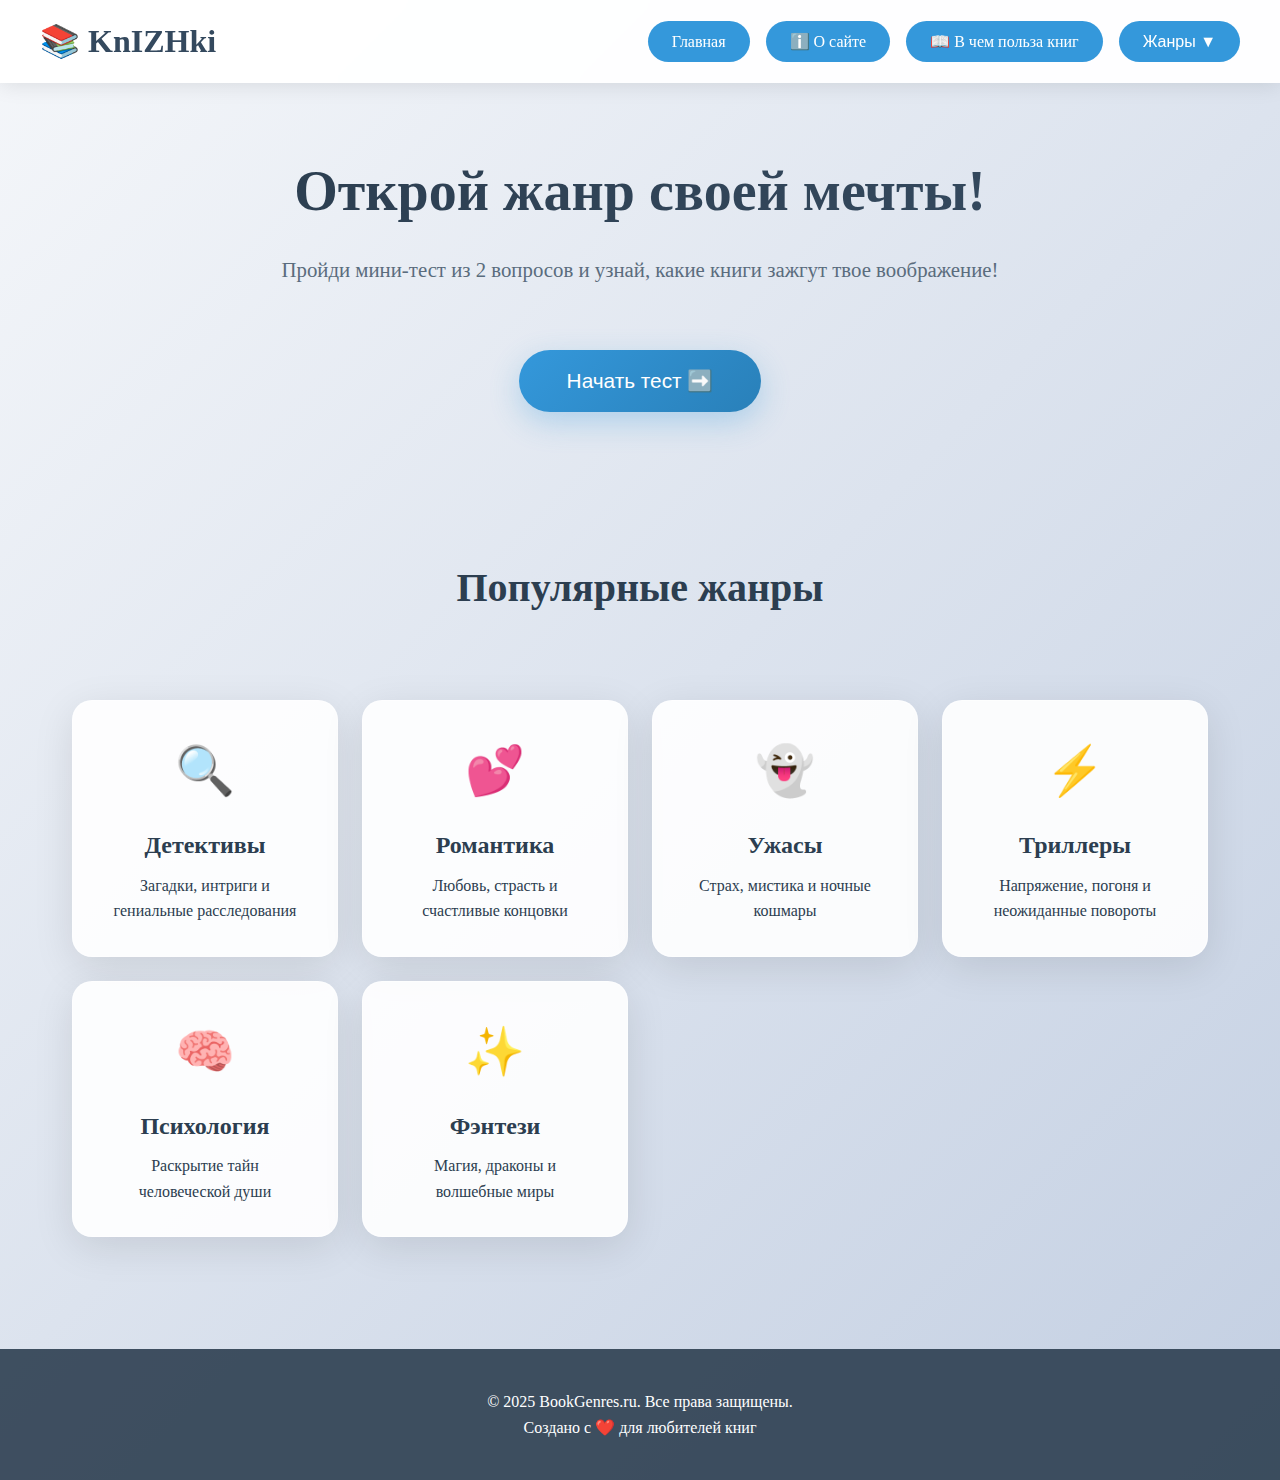
<file: index.html>
<!DOCTYPE html>
<html lang="ru">
<head>
    <meta charset="UTF-8">
    <meta name="viewport" content="width=device-width, initial-scale=1.0">
    <title>KnIZHki - Найди свой жанр! Тест и лучшие книги всех жанров</title>
    <meta name="description" content="Пройди тест и найди свой жанр! Фантастика, детективы, романтика, ужасы, триллеры, психология, фэнтези. Лучшие книги с обложками и описаниями.">
    <meta name="keywords" content="книги, жанры книг, тест жанров, литература">
    <link rel="canonical" href="https://bookgenres.ru/">
    <link rel="shortcut icon" href="img/icon.webp">

    <style>
        * { margin: 0; padding: 0; box-sizing: border-box; }
        body { 
            font-family: 'Georgia', serif; 
            background: linear-gradient(135deg, #f5f7fa 0%, #c3cfe2 100%); 
            min-height: 100vh; 
            color: #2c3e50; 
            line-height: 1.6;
        }
        header { 
            background: rgba(255,255,255,0.95); 
            backdrop-filter: blur(10px);
            padding: 1rem 2rem; 
            position: sticky; 
            top: 0; 
            z-index: 100; 
            box-shadow: 0 2px 20px rgba(0,0,0,0.1);
        }
        nav { 
            position: relative;
            display: flex; 
            justify-content: space-between; 
            align-items: center; 
            max-width: 1200px; 
            margin: 0 auto; 
        }
        .logo { 
            font-size: 2rem; 
            color: #34495e; 
            text-decoration: none; 
            font-weight: bold; 
        }
        .nav-links {
            display: flex;
            gap: 1rem;
            align-items: center;
        }
        .genres-btn { 
            background: #3498db; 
            color: white; 
            border: none; 
            padding: 0.8rem 1.5rem; 
            border-radius: 25px; 
            cursor: pointer; 
            font-size: 1rem; 
            font-weight: 500;
            line-height: 1.2;
            transition: all 0.3s; 
            text-decoration: none;
            display: inline-flex;
            align-items: center;
            justify-content: center;
            height: 2.6rem; /* Фиксированная высота для всех кнопок */
            white-space: nowrap;
        }
        .genres-btn:hover { 
            background: #2980b9; 
        }
        /* Специально для кнопки Жанры - убираем дефолтные стили button */
        .genres-btn[type="button"] {
            appearance: none;
            -webkit-appearance: none;
            font-family: inherit;
        }
        .hamburger {
            display: none;
            flex-direction: column;
            cursor: pointer;
            gap: 4px;
            padding: 5px;
        }
        .hamburger span {
            width: 25px;
            height: 3px;
            background: #34495e;
            border-radius: 3px;
            transition: 0.3s;
        }
        .genres-dropdown { 
            position: absolute; 
            top: 100%; 
            right: 0; 
            background: rgba(255,255,255,0.98); 
            min-width: 220px; 
            border-radius: 10px; 
            opacity: 0; 
            visibility: hidden; 
            transform: translateY(-10px); 
            transition: all 0.3s; 
            box-shadow: 0 10px 30px rgba(0,0,0,0.15);
            flex-direction: column;
        }
        .genres-dropdown.active { 
            opacity: 1; 
            visibility: visible; 
            transform: translateY(0); 
        }
        .genres-dropdown a { 
            display: block; 
            padding: 1rem; 
            color: #2c3e50; 
            text-decoration: none; 
            border-bottom: 1px solid #ecf0f1; 
            transition: background 0.3s; 
            font-weight: 500;
        }
        .genres-dropdown a:hover { 
            background: #3498db; 
            color: white; 
        }
        .hero { 
            text-align: center; 
            padding: 4rem 2rem; 
            max-width: 800px; 
            margin: 0 auto; 
        }
        h1 { 
            font-size: 3.5rem; 
            background: linear-gradient(135deg, #2c3e50, #34495e); 
            -webkit-background-clip: text;
            -webkit-text-fill-color: transparent;
            margin-bottom: 1rem; 
            animation: fadeInUp 1s ease; 
        }
        .quiz-btn { 
            background: linear-gradient(135deg, #3498db, #2980b9); 
            border: none; 
            padding: 1.2rem 3rem; 
            border-radius: 50px; 
            font-size: 1.3rem; 
            cursor: pointer; 
            margin: 2rem 0; 
            color: white;
            transition: all 0.3s; 
            box-shadow: 0 10px 30px rgba(52,152,219,0.3); 
        }
        .quiz-btn:hover { 
            transform: translateY(-3px); 
            box-shadow: 0 15px 40px rgba(52,152,219,0.4); 
        }
        .quiz-container { 
            background: rgba(255,255,255,0.95); 
            backdrop-filter: blur(20px); 
            border-radius: 20px; 
            padding: 2.5rem; 
            margin: 2rem auto; 
            max-width: 600px; 
            display: none; 
            box-shadow: 0 20px 60px rgba(0,0,0,0.1);
            animation: slideIn 0.5s ease; 
        }
        .question { 
            font-size: 1.4rem; 
            margin-bottom: 1.5rem; 
            text-align: center; 
            color: #2c3e50;
        }
        .options { 
            display: flex; 
            flex-direction: column; 
            gap: 1rem; 
        }
        .option { 
            background: linear-gradient(135deg, #ecf0f1, #bdc3c7); 
            padding: 1.2rem; 
            border-radius: 15px; 
            cursor: pointer; 
            transition: all 0.3s; 
            text-align: center; 
            font-weight: 500; 
            border: 2px solid transparent;
        }
        .option:hover { 
            transform: translateY(-5px); 
            box-shadow: 0 15px 30px rgba(0,0,0,0.15); 
            border-color: #3498db;
        }
        .result { 
            text-align: center; 
            padding: 3rem; 
            background: linear-gradient(135deg, #fff, #f8f9fa); 
            border-radius: 25px; 
            display: none;
            box-shadow: 0 20px 60px rgba(0,0,0,0.1);
        }
        .result h2 { 
            font-size: 2.8rem; 
            margin-bottom: 1rem; 
            background: linear-gradient(135deg, #27ae60, #2ecc71); 
            -webkit-background-clip: text;
            -webkit-text-fill-color: transparent;
        }
        .genres-grid { 
            display: grid; 
            grid-template-columns: repeat(auto-fit, minmax(250px, 1fr)); 
            gap: 1.5rem; 
            padding: 3rem 2rem; 
            max-width: 1200px; 
            margin: 0 auto; 
        }
        .genre-card { 
            background: rgba(255,255,255,0.9); 
            border-radius: 20px; 
            padding: 2rem; 
            text-align: center; 
            text-decoration: none; 
            color: inherit;
            transition: all 0.4s; 
            box-shadow: 0 10px 40px rgba(0,0,0,0.1);
            border: 1px solid rgba(255,255,255,0.5);
        }
        .genre-card:hover { 
            transform: translateY(-10px); 
            box-shadow: 0 25px 60px rgba(0,0,0,0.2); 
        }
        .genre-emoji { font-size: 3rem; margin-bottom: 1rem; }
        .genre-title { font-size: 1.5rem; font-weight: bold; color: #2c3e50; margin-bottom: 0.5rem; }
        footer { 
            background: rgba(44,62,80,0.9); 
            color: white; 
            text-align: center; 
            padding: 2.5rem; 
            margin-top: 4rem; 
        }
        .footer-links a { color: #3498db; text-decoration: none; }
        .footer-links a:hover { text-decoration: underline; }
        @keyframes fadeInUp { from { opacity: 0; transform: translateY(30px); } to { opacity: 1; transform: translateY(0); } }
        @keyframes slideIn { from { opacity: 0; transform: translateY(20px); } to { opacity: 1; transform: translateY(0); } }

        /* Адаптивность для планшетов и телефонов */
        @media (max-width: 1024px) {
            .nav-links {
                gap: 0.5rem;
            }
            .genres-btn {
                padding: 0.7rem 1.2rem;
                font-size: 0.95rem;
                height: 2.4rem;
            }
        }

        @media (max-width: 768px) { 
            header {
                padding: 0.8rem 1.5rem;
            }
            .logo {
                font-size: 1.6rem;
            }
            h1 { 
                font-size: 2.5rem; 
            }
            .nav-links {
                display: none;
                position: absolute;
                top: 100%;
                left: 0;
                width: 100%;
                background: rgba(255,255,255,0.98);
                flex-direction: column;
                padding: 1rem;
                box-shadow: 0 5px 20px rgba(0,0,0,0.1);
                gap: 0.5rem;
            }
            .nav-links.active {
                display: flex;
            }
            .hamburger {
                display: flex;
            }
            .genres-dropdown { 
                right: auto; 
                left: 0; 
                width: 100%; 
                min-width: auto;
                border-radius: 0;
            }
            .hero {
                padding: 2rem 1rem;
            }
            .quiz-container {
                padding: 1.5rem;
                margin: 1rem auto;
            }
        }

        @media (max-width: 480px) {
            header {
                padding: 0.7rem 1rem;
            }
            .logo {
                font-size: 1.4rem;
            }
            h1 { 
                font-size: 2rem; 
            }
            .genres-btn {
                padding: 0.6rem 1rem;
                font-size: 0.9rem;
                height: 2.2rem;
            }
            .hero {
                padding: 1.5rem 1rem;
            }
            .quiz-btn {
                margin: auto;
                display: flex;
            }
        }
        
        a { text-decoration: none; }
    </style>
</head>
<body>
    <header>
        <nav>
            <a href="index.html" class="logo">📚 KnIZHki</a>
            
            <div class="nav-links" id="navLinks">
                <a href="index.html" class="genres-btn">Главная</a>
                <a href="about.html" class="genres-btn">ℹ️ О сайте</a>
                <a href="benefits.html" class="genres-btn">📖 В чем польза книг</a>
                <button class="genres-btn" onclick="toggleGenres()">Жанры ▼</button>
            </div>
            
            <div class="hamburger" id="hamburger" onclick="toggleMobileMenu()">
                <span></span>
                <span></span>
                <span></span>
            </div>
            
            <div class="genres-dropdown" id="genresDropdown">
                <a href="detective.html">🔍 Детективы</a>
                <a href="romance.html">💕 Романтика</a>
                <a href="horror.html">👻 Ужасы</a>
                <a href="thriller.html">⚡ Триллеры</a>
                <a href="psychology.html">🧠 Психология</a>
                <a href="fantasy.html">✨ Фэнтези</a>
            </div>
        </nav>
    </header>

    <!-- Остальной контент остается без изменений -->
    <section class="hero">
        <h1>Открой жанр своей мечты!</h1>
        <p style="font-size: 1.3rem; color: #5a6c7d; margin-bottom: 2rem;">Пройди мини-тест из 2 вопросов и узнай, какие книги зажгут твое воображение!</p>
        <button class="quiz-btn" onclick="startQuiz()">Начать тест ➡️</button>
        
        <div class="quiz-container" id="quizContainer">
            <div class="question" id="question"></div>
            <div class="options" id="options"></div>
        </div>
        
        <div class="result" id="result">
            <h2 id="resultTitle"></h2>
            <p id="resultDesc" style="font-size: 1.2rem; color: #5a6c7d; margin-bottom: 2rem;"></p>
            <a id="resultLink" href="#" class="quiz-btn">Читать книги этого жанра ➡️</a>
        </div>
    </section>

    <section>
        <h2 style="text-align: center; font-size: 2.5rem; color: #2c3e50; margin: 3rem 0 2rem;">Популярные жанры</h2>
        <div class="genres-grid">
            <a href="detective.html" class="genre-card">
                <div class="genre-emoji">🔍</div>
                <div class="genre-title">Детективы</div>
                <div>Загадки, интриги и гениальные расследования</div>
            </a>
            <a href="romance.html" class="genre-card">
                <div class="genre-emoji">💕</div>
                <div class="genre-title">Романтика</div>
                <div>Любовь, страсть и счастливые концовки</div>
            </a>
            <a href="horror.html" class="genre-card">
                <div class="genre-emoji">👻</div>
                <div class="genre-title">Ужасы</div>
                <div>Страх, мистика и ночные кошмары</div>
            </a>
            <a href="thriller.html" class="genre-card">
                <div class="genre-emoji">⚡</div>
                <div class="genre-title">Триллеры</div>
                <div>Напряжение, погоня и неожиданные повороты</div>
            </a>
            <a href="psychology.html" class="genre-card">
                <div class="genre-emoji">🧠</div>
                <div class="genre-title">Психология</div>
                <div>Раскрытие тайн человеческой души</div>
            </a>
            <a href="fantasy.html" class="genre-card">
                <div class="genre-emoji">✨</div>
                <div class="genre-title">Фэнтези</div>
                <div>Магия, драконы и волшебные миры</div>
            </a>
        </div>
    </section>

    <footer>
        <p>&copy; 2025 BookGenres.ru. Все права защищены. 
        </p>
        <p>Создано с ❤️ для любителей книг</p>
    </footer>

    <script>
        let currentQuestion = 0;
        const quizData = [
            {
                question: "Какой твой идеальный вечер?",
                options: [
                    { text: "Исследовать магический мир с драконами", genre: "fantasy", score: 3 },
                    { text: "Расследовать сложное преступление", genre: "detective", score: 3 },
                    { text: "Романтический ужин при свечах", genre: "romance", score: 3 },
                    { text: "Смотреть ужастик в темноте", genre: "horror", score: 3 },
                    { text: "Читать психологический триллер", genre: "psychology", score: 3 }
                ]
            },
            {
                question: "Что тебя больше всего вдохновляет?",
                options: [
                    { text: "Магия и волшебство", genre: "fantasy", score: 3 },
                    { text: "Логика и загадки", genre: "detective", score: 3 },
                    { text: "Глубокие чувства", genre: "romance", score: 3 },
                    { text: "Страх и адреналин", genre: "horror", score: 3 },
                    { text: "Сложность человеческой психики", genre: "psychology", score: 3 }
                ]
            }
        ];
        let scores = { fantasy: 0, detective: 0, romance: 0, horror: 0, psychology: 0, thriller: 0 };

        function toggleGenres() {
            document.getElementById('genresDropdown').classList.toggle('active');
        }

        function toggleMobileMenu() {
            document.getElementById('navLinks').classList.toggle('active');
            document.getElementById('hamburger').classList.toggle('active');
        }

        function startQuiz() {
            document.getElementById('quizContainer').style.display = 'block';
            document.querySelector('.quiz-btn').style.display = 'none';
            currentQuestion = 0;
            Object.keys(scores).forEach(key => scores[key] = 0);
            showQuestion();
        }

        function showQuestion() {
            const q = quizData[currentQuestion];
            document.getElementById('question').textContent = q.question;
            const optionsDiv = document.getElementById('options');
            optionsDiv.innerHTML = '';
            q.options.forEach(option => {
                const btn = document.createElement('div');
                btn.className = 'option';
                btn.textContent = option.text;
                btn.onclick = () => selectOption(option);
                optionsDiv.appendChild(btn);
            });
        }

        function selectOption(option) {
            scores[option.genre] += option.score;
            currentQuestion++;
            if (currentQuestion < quizData.length) {
                showQuestion();
            } else {
                showResult();
            }
        }

        function showResult() {
            document.getElementById('quizContainer').style.display = 'none';
            const resultDiv = document.getElementById('result');
            resultDiv.style.display = 'block';
            
            let topGenre = Object.keys(scores).reduce((a, b) => scores[a] > scores[b] ? a : b);
            
            const results = {
                fantasy: { title: '✨ ФЭНТЕЗИ!', desc: 'Магия, драконы и эпические приключения ждут тебя!', link: 'fantasy.html' },
                detective: { title: '🔍 ДЕТЕКТИВ!', desc: 'Загадки и интриги - твой стиль!', link: 'detective.html' },
                romance: { title: '💕 РОМАНТИКА!', desc: 'Любовь и страсть - твоя стихия!', link: 'romance.html' },
                horror: { title: '👻 УЖАСЫ!', desc: 'Страх и мистика захватят тебя!', link: 'horror.html' },
                psychology: { title: '🧠 ПСИХОЛОГИЯ!', desc: 'Погрузись в тайны человеческой души!', link: 'psychology.html' },
                thriller: { title: '⚡ ТРИЛЛЕР!', desc: 'Напряжение и адреналин - твой выбор!', link: 'thriller.html' }
            };
            
            const res = results[topGenre] || results.fantasy;
            document.getElementById('resultTitle').textContent = res.title;
            document.getElementById('resultDesc').textContent = res.desc;
            document.getElementById('resultLink').href = res.link;
        }

        document.addEventListener('click', (e) => {
            const dropdown = document.getElementById('genresDropdown');
            const hamburger = document.getElementById('hamburger');
            const navLinks = document.getElementById('navLinks');
            
            if (!e.target.closest('.genres-btn') && !e.target.closest('#genresDropdown')) {
                dropdown.classList.remove('active');
            }
            
            if (!e.target.closest('.hamburger') && !e.target.closest('.nav-links')) {
                navLinks.classList.remove('active');
                hamburger.classList.remove('active');
            }
        });
    </script>
    <script type="text/javascript">
    (function(m,e,t,r,i,k,a){
        m[i]=m[i]||function(){
            (m[i].a=m[i].a||[]).push(arguments)
        };
        m[i].l=1*new Date();
        for (var j = 0; j < document.scripts.length; j++) {
            if (document.scripts[j].src === r) { return; }
        }
        k=e.createElement(t),a=e.getElementsByTagName(t)[0],
        k.async=1,k.src=r,a.parentNode.insertBefore(k,a)
    })(window, document,'script','https://mc.yandex.ru/metrika/tag.js','ym');

    ym(106505597, 'init', {
        ssr:true,
        webvisor:true,
        clickmap:true,
        ecommerce:"dataLayer",
        referrer: document.referrer,
        url: location.href,
        accurateTrackBounce:true,
        trackLinks:true
    });
    </script>

</body>
</html>
</file>
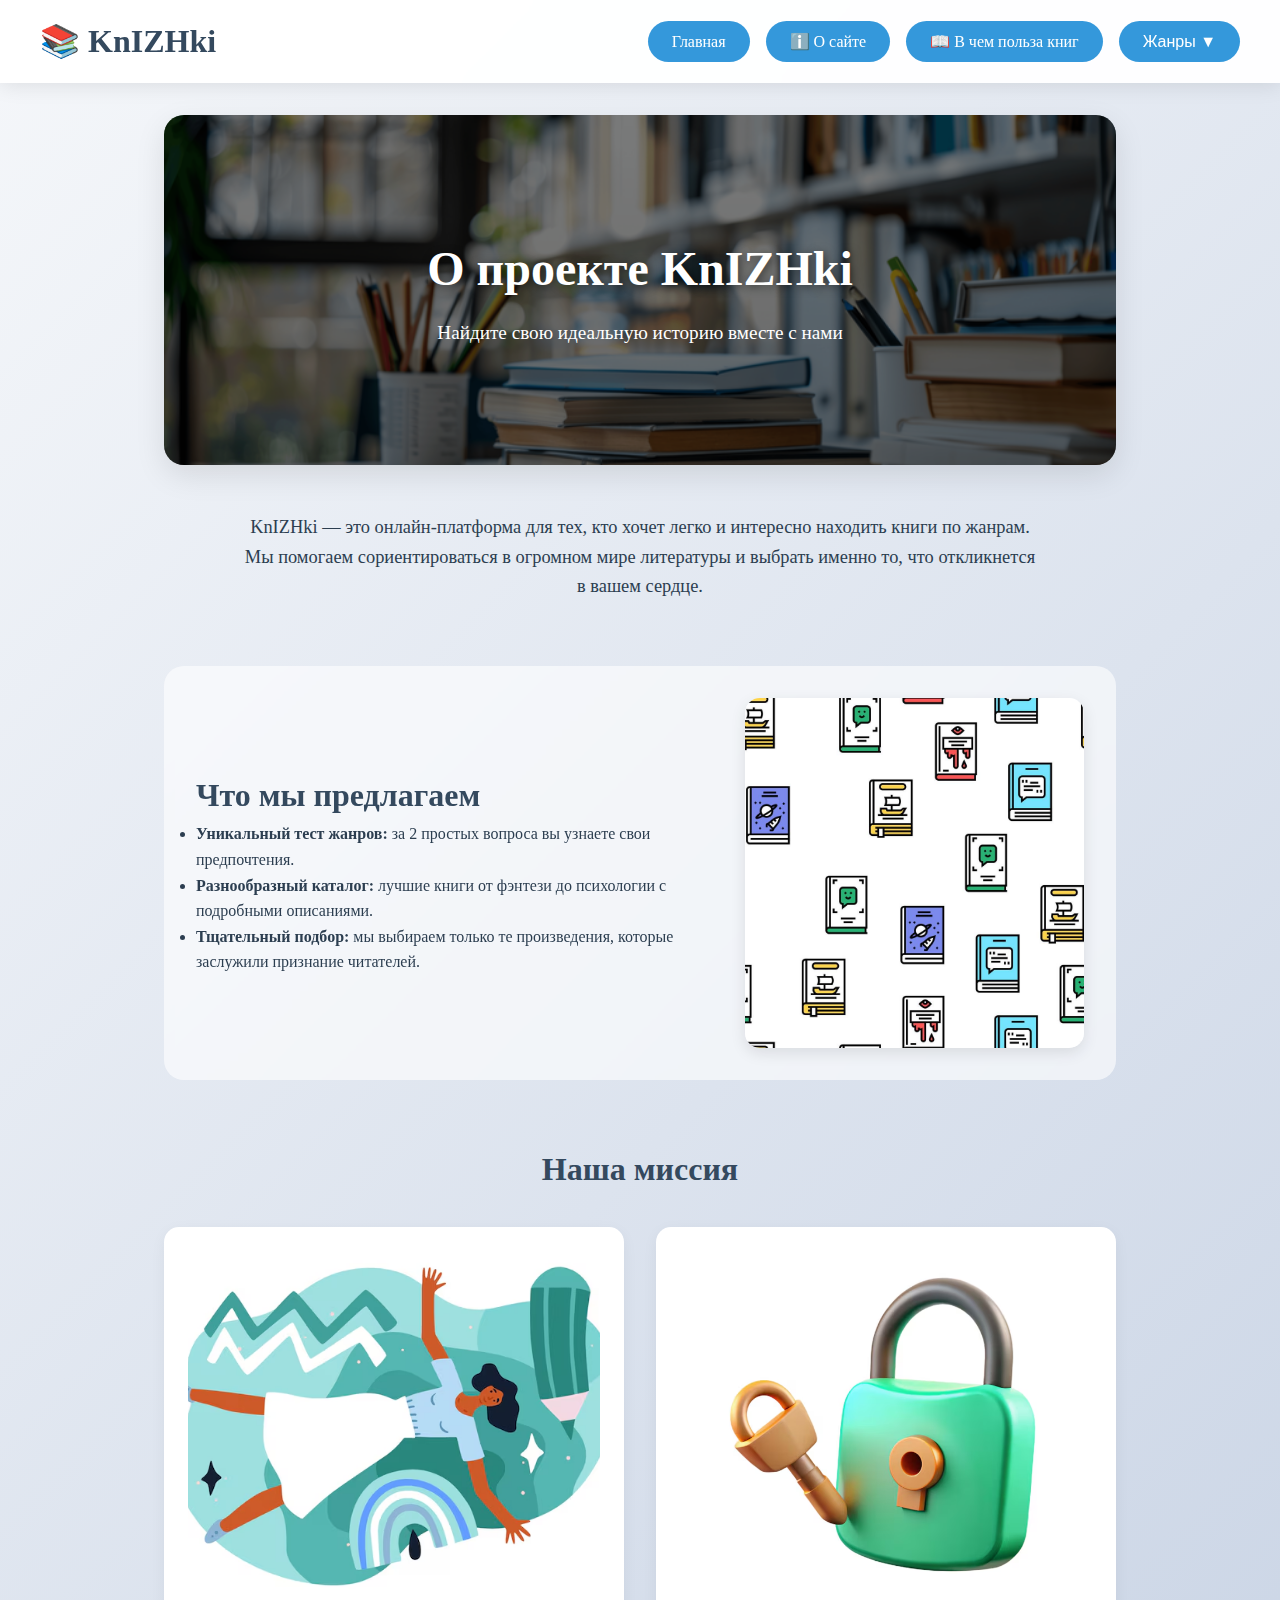
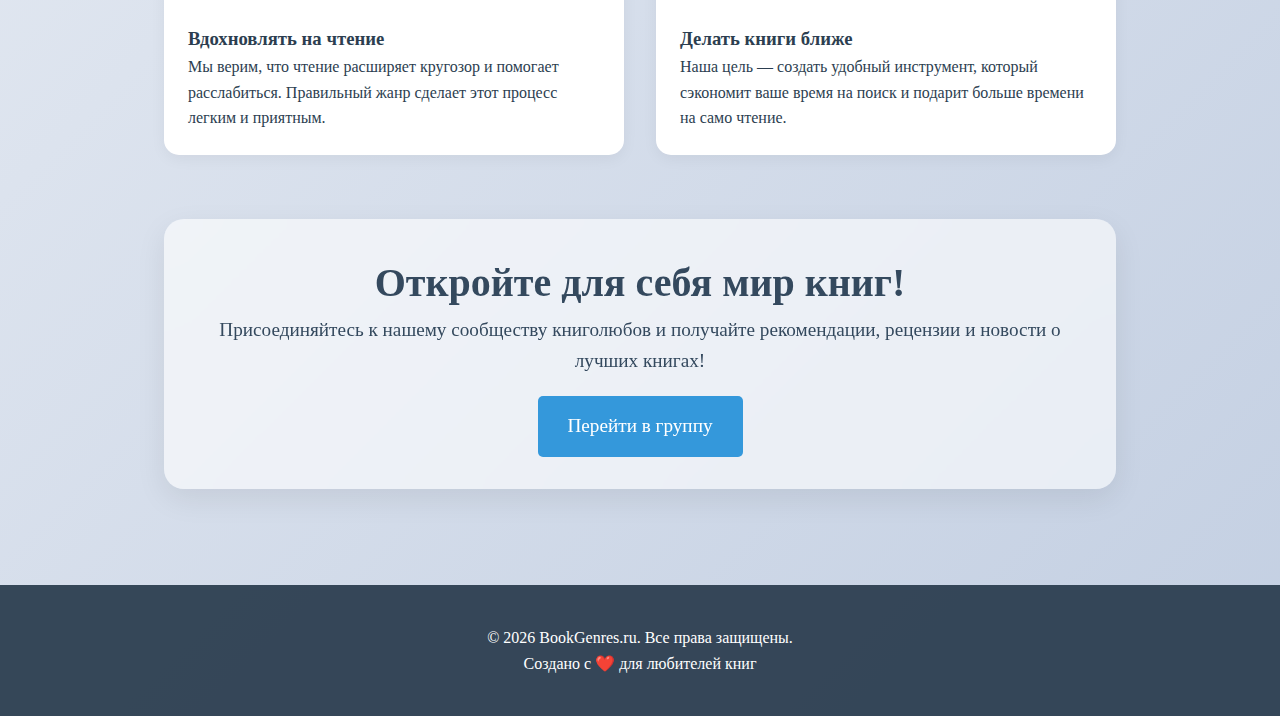
<file: about.html>
<!DOCTYPE html>
<html lang="ru">
<head>
    <meta charset="UTF-8" />
    <meta name="viewport" content="width=device-width, initial-scale=1" />
    <title>О проекте KnIZHki — Всё о книгах</title>
    <link rel="shortcut icon" href="img/icon.ico">
    <style>
        * { margin: 0; padding: 0; box-sizing: border-box; }
        
        header {
            background: rgba(255,255,255,0.95);
            backdrop-filter: blur(10px);
            padding: 1rem 2rem;
            position: sticky;
            top: 0;
            z-index: 100;
            box-shadow: 0 2px 20px rgba(0,0,0,0.1);
        }
        nav {
            position: relative;
            display: flex;
            justify-content: space-between;
            align-items: center;
            max-width: 1200px;
            margin: 0 auto;
        }
        .logo {
            font-size: 2rem;
            color: #34495e;
            text-decoration: none;
            font-weight: bold;
        }
        .nav-links {
            display: flex;
            gap: 1rem;
            align-items: center;
        }
        .genres-btn { 
            background: #3498db; 
            color: white; 
            border: none; 
            padding: 0.8rem 1.5rem; 
            border-radius: 25px; 
            cursor: pointer; 
            font-size: 1rem; 
            font-weight: 500;
            line-height: 1.2;
            transition: all 0.3s; 
            text-decoration: none;
            display: inline-flex;
            align-items: center;
            justify-content: center;
            height: 2.6rem; 
            white-space: nowrap;
            user-select: none;
        }
        .genres-btn[type="button"] {
            appearance: none;
            -webkit-appearance: none;
            font-family: inherit;
        }
        .genres-btn:hover {
            background: #2980b9;
        }
        .hamburger {
            display: none;
            flex-direction: column;
            cursor: pointer;
            gap: 4px;
            padding: 5px;
        }
        .hamburger span {
            width: 25px;
            height: 3px;
            background: #34495e;
            border-radius: 3px;
            transition: 0.3s;
        }
        .hamburger.active span:nth-child(1) {
            transform: rotate(45deg) translate(5px, 5px);
        }
        .hamburger.active span:nth-child(2) {
            opacity: 0;
        }
        .hamburger.active span:nth-child(3) {
            transform: rotate(-45deg) translate(7px, -6px);
        }
        .genres-dropdown {
            position: absolute;
            top: 100%;
            right: 0;
            background: rgba(255,255,255,0.98);
            min-width: 220px;
            border-radius: 10px;
            opacity: 0;
            visibility: hidden;
            transform: translateY(-10px);
            transition: all 0.3s;
            box-shadow: 0 10px 30px rgba(0,0,0,0.15);
            flex-direction: column;
        }
        .genres-dropdown.active {
            opacity: 1;
            visibility: visible;
            transform: translateY(0);
        }
        .genres-dropdown a {
            display: block;
            padding: 1rem;
            color: #2c3e50;
            text-decoration: none;
            border-bottom: 1px solid #ecf0f1;
            transition: background 0.3s;
            font-weight: 500;
        }
        .genres-dropdown a:hover {
            background: #3498db;
            color: white;
        }

        body {
            font-family: 'Georgia', serif;
            background: linear-gradient(135deg, #f5f7fa 0%, #c3cfe2 100%);
            color: #2c3e50;
            margin: 0;
            line-height: 1.6;
        }
        main {
            max-width: 1000px;
            margin: 2rem auto 6rem auto;
            padding: 0 1.5rem;
        }
        .hero-banner {
            width: 100%;
            height: 350px;
            background: url('img/ppp.webp') center/cover no-repeat;
            border-radius: 20px;
            margin-bottom: 3rem;
            display: flex;
            align-items: center;
            justify-content: center;
            box-shadow: 0 10px 30px rgba(0,0,0,0.1);
            position: relative;
            overflow: hidden;
        }
        .hero-overlay {
            background: rgba(0,0,0,0.45);
            width: 100%;
            height: 100%;
            display: flex;
            flex-direction: column;
            align-items: center;
            justify-content: center;
            color: white;
            text-align: center;
            padding: 20px;
        }
        .hero-overlay h1 {
            font-size: 3rem;
            margin: 0;
            color: white !important;
            -webkit-text-fill-color: white !important;
            text-shadow: 2px 2px 10px rgba(0,0,0,0.5);
        }
        .offer-section {
            display: flex;
            gap: 2.5rem;
            align-items: center;
            margin: 4rem 0;
            background: rgba(255, 255, 255, 0.6);
            padding: 2rem;
            border-radius: 20px;
            backdrop-filter: blur(5px);
        }
        .offer-text { flex: 1.2; }
        .offer-image {
            flex: 0.8;
            height: 350px;
            background: url('img/sis.webp') center/cover no-repeat;
            border-radius: 15px;
            box-shadow: 0 5px 15px rgba(0,0,0,0.1);
        }
        .mission-grid {
            display: grid;
            grid-template-columns: repeat(auto-fit, minmax(280px, 1fr));
            gap: 2rem;
            margin-top: 2rem;
        }
        .mission-card {
            background: white;
            padding: 1.5rem;
            border-radius: 15px;
            transition: 0.3s;
            box-shadow: 0 4px 15px rgba(0,0,0,0.05);
        }
        .mission-card img {
            width: 100%;
            height: 350px;
            object-fit: cover;
            border-radius: 10px;
            margin-bottom: 1rem;
        }
        .mission-card:hover { transform: translateY(-5px); }
        h2 { font-size: 2rem; color: #34495e; }
        footer {
            background: rgba(44,62,80,0.95);
            color: white;
            text-align: center;
            padding: 2.5rem;
            margin-top: 4rem;
        }
        footer a { color: #3498db; text-decoration: none; }
        
        .cta-container {
            background: rgba(255, 255, 255, 0.6);
            text-align: center;
            padding: 2rem;
            margin: 4rem 0;
            border-radius: 20px;
            box-shadow: 0 10px 30px rgba(0,0,0,0.08);
            backdrop-filter: blur(10px);
            transition: transform 0.3s, box-shadow 0.3s;
        }
        .cta-container:hover {
            transform: translateY(-4px);
            box-shadow: 0 15px 35px rgba(0,0,0,0.12);
        }
        .cta-container h1 { color: #34495e; font-size: 2.5em; }
        .cta-container p { color: #34495e; font-size: 1.2em; }
        .cta-button {
            display: inline-block;
            margin-top: 20px;
            padding: 15px 30px;
            font-size: 1.2em;
            color: #fff;
            background-color: #3498db;
            border: none;
            border-radius: 5px;
            text-decoration: none;
            transition: background-color 0.3s;
        }
        .cta-button:hover { background-color: #2980b9; }

        @media (max-width: 1024px) {
            .nav-links { gap: 0.5rem; }
            .genres-btn {
                padding: 0.7rem 1.2rem;
                font-size: 0.95rem;
                height: 2.4rem;
            }
        }

        @media (max-width: 768px) {
            header { padding: 0.8rem 1.5rem; }
            .logo { font-size: 1.6rem; }
            .nav-links {
                display: none;
                position: absolute;
                top: 100%;
                left: 0;
                width: 100%;
                background: rgba(255,255,255,0.98);
                flex-direction: column;
                padding: 1rem;
                box-shadow: 0 5px 20px rgba(0,0,0,0.1);
                gap: 0.5rem;
            }
            .nav-links.active { display: flex; }
            .hamburger { display: flex; }
            .genres-dropdown { 
                right: auto; 
                left: 0; 
                width: 100%; 
                min-width: auto;
                border-radius: 0;
            }
            .offer-section { flex-direction: column; text-align: center; }
            .hero-overlay h1 { font-size: 2.2rem; }
            main { padding: 0 1rem; margin: 1rem auto 4rem; }
        }

        @media (max-width: 480px) {
            header { padding: 0.7rem 1rem; }
            .logo { font-size: 1.4rem; }
            .genres-btn { 
                padding: 0.6rem 1rem; 
                font-size: 0.9rem; 
                height: 2.2rem;
            }
            .hero-banner { height: 250px; }
            .hero-overlay h1 { font-size: 1.8rem; }
            .offer-image { height: 250px; }
            .mission-card img { height: 250px; }
            h2 { font-size: 1.6rem; }
        }
    </style>
</head>
<body>
<header>
    <nav>
        <a href="index.html" class="logo">📚 KnIZHki</a>
        
        <div class="nav-links" id="navLinks">
            <a href="index.html" class="genres-btn">Главная</a>
            <a href="about.html" class="genres-btn">ℹ️ О сайте</a>
            <a href="benefits.html" class="genres-btn">📖 В чем польза книг</a>
            <button class="genres-btn" onclick="toggleGenres()">Жанры ▼</button>
        </div>
        
        <div class="hamburger" id="hamburger" onclick="toggleMobileMenu()">
            <span></span>
            <span></span>
            <span></span>
        </div>
        
        <div class="genres-dropdown" id="genresDropdown">
            <a href="detective.html">🔍 Детективы</a>
            <a href="romance.html">💕 Романтика</a>
            <a href="horror.html">👻 Ужасы</a>
            <a href="thriller.html">⚡ Триллеры</a>
            <a href="psychology.html">🧠 Психология</a>
            <a href="fantasy.html">✨ Фэнтези</a>
        </div>
    </nav>
</header>

<main>
    <section class="hero-banner">
        <div class="hero-overlay">
            <h1>О проекте KnIZHki</h1>
            <p style="font-size: 1.2rem; margin-top: 10px;">Найдите свою идеальную историю вместе с нами</p>
        </div>
    </section>

    <p style="text-align: center; font-size: 1.15rem; max-width: 800px; margin: 0 auto 3rem auto;">
        KnIZHki — это онлайн-платформа для тех, кто хочет легко и интересно находить книги по жанрам. Мы помогаем сориентироваться в огромном мире литературы и выбрать именно то, что откликнется в вашем сердце.
    </p>

    <section class="offer-section">
        <div class="offer-text">
            <h2>Что мы предлагаем</h2>
            <ul>
                <li><strong>Уникальный тест жанров:</strong> за 2 простых вопроса вы узнаете свои предпочтения.</li>
                <li><strong>Разнообразный каталог:</strong> лучшие книги от фэнтези до психологии с подробными описаниями.</li>
                <li><strong>Тщательный подбор:</strong> мы выбираем только те произведения, которые заслужили признание читателей.</li>
            </ul>
        </div>
        <div class="offer-image"></div>
    </section>

    <h2 style="text-align: center; margin-top: 4rem;">Наша миссия</h2>
    <div class="mission-grid">
        <div class="mission-card">
            <img src="img/sisisi.webp" alt="Вдохновение" title="Вдохновение на чтение">
            <h3>Вдохновлять на чтение</h3>
            <p>Мы верим, что чтение расширяет кругозор и помогает расслабиться. Правильный жанр сделает этот процесс легким и приятным.</p>
        </div>
        <div class="mission-card">
            <img src="img/sisk.webp" alt="Доступность" title="Доступность книг">
            <h3>Делать книги ближе</h3>
            <p>Наша цель — создать удобный инструмент, который сэкономит ваше время на поиск и подарит больше времени на само чтение.</p>
        </div>
    </div>

    <div class="cta-container">
        <h1>Откройте для себя мир книг!</h1>
        <p>Присоединяйтесь к нашему сообществу книголюбов и получайте рекомендации, рецензии и новости о лучших книгах!</p>
        <a href="https://vk.com/"  target="_blank" rel="nofollow noopener noreferrer" title="Группа ВК" class="cta-button">Перейти в группу</a>
    </div>
</main>

<footer>
    <p>&copy; 2026 BookGenres.ru. Все права защищены. 
    </p>
    <p>Создано с ❤️ для любителей книг</p>
</footer>

<script>
function toggleGenres() {
    document.getElementById('genresDropdown').classList.toggle('active');
}

function toggleMobileMenu() {
    const navLinks = document.getElementById('navLinks');
    const hamburger = document.getElementById('hamburger');
    navLinks.classList.toggle('active');
    hamburger.classList.toggle('active');
}

document.addEventListener('click', (e) => {
    const dropdown = document.getElementById('genresDropdown');
    const hamburger = document.getElementById('hamburger');
    const navLinks = document.getElementById('navLinks');
    
    if (!e.target.closest('.genres-btn') && !e.target.closest('#genresDropdown')) {
        dropdown.classList.remove('active');
    }
    
    if (!e.target.closest('.hamburger') && !e.target.closest('.nav-links')) {
        navLinks.classList.remove('active');
        hamburger.classList.remove('active');
    }
});
</script>
</body>
</html>
</file>
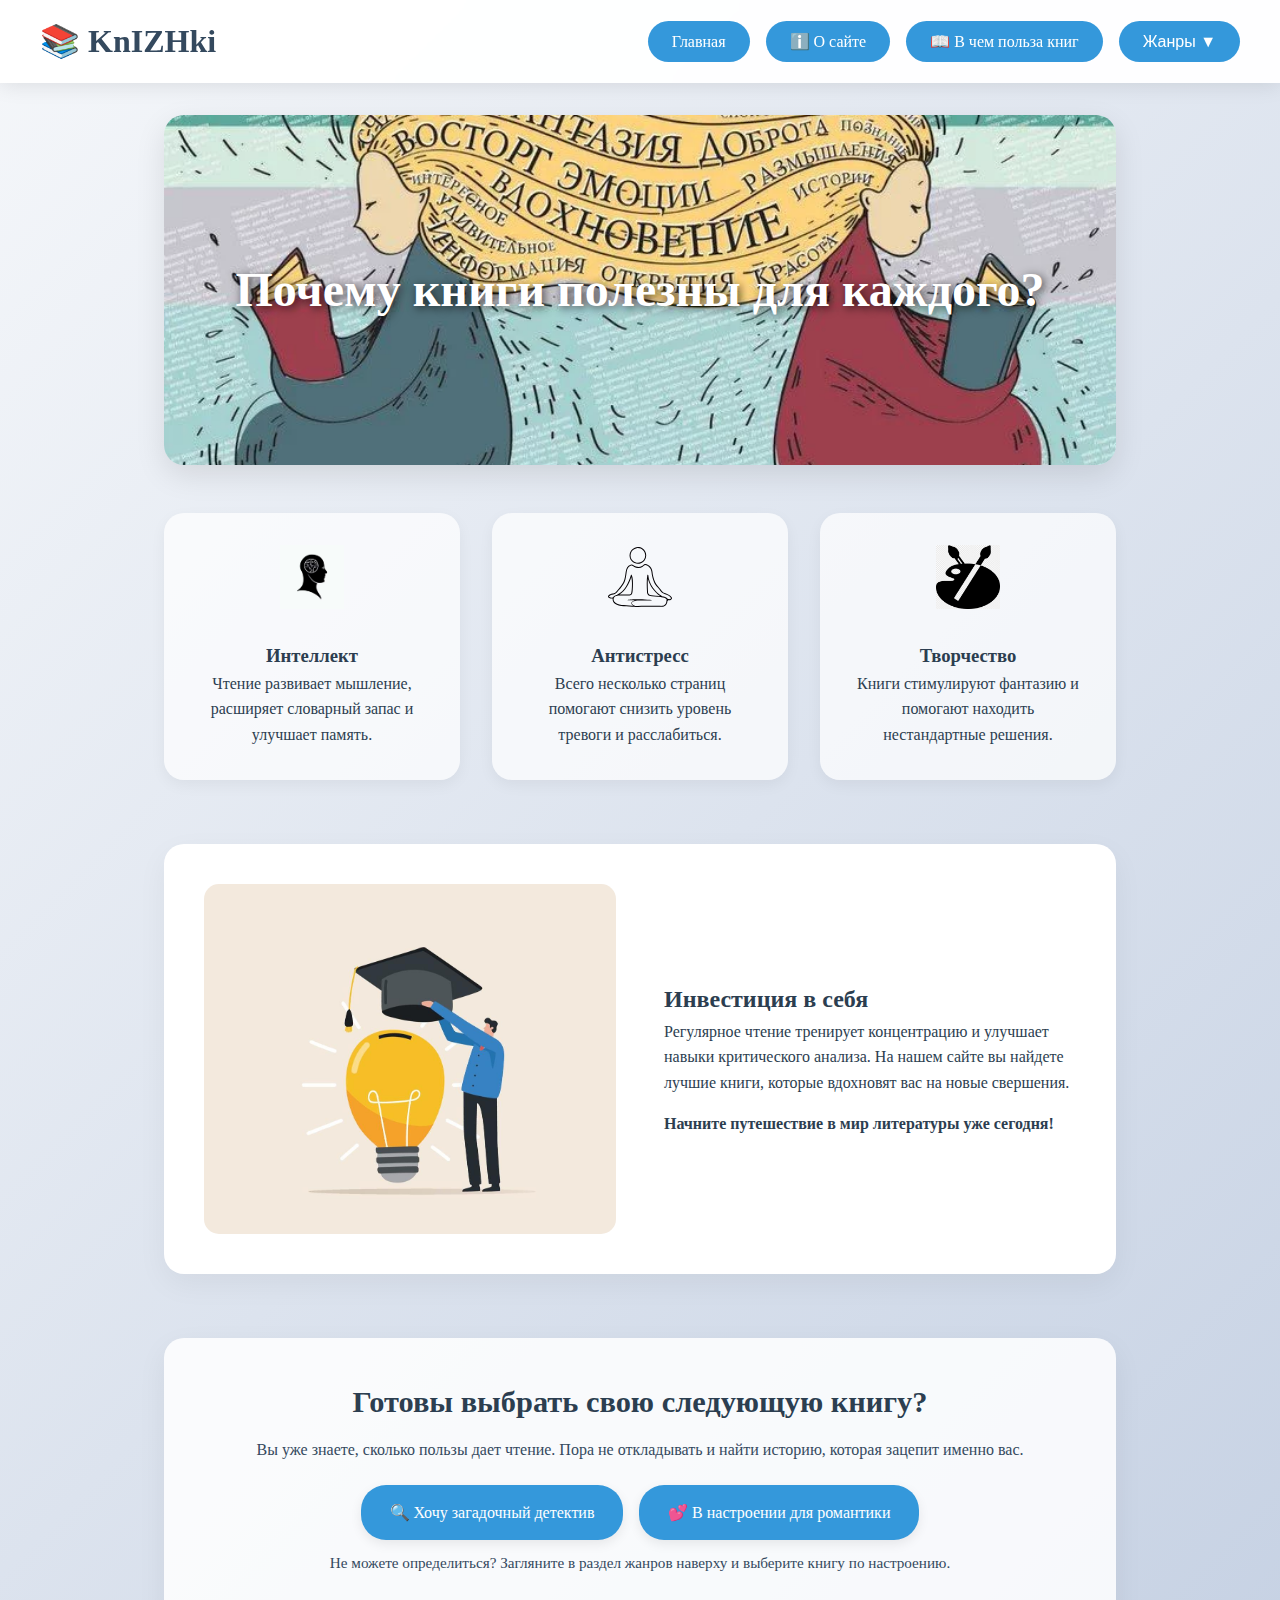
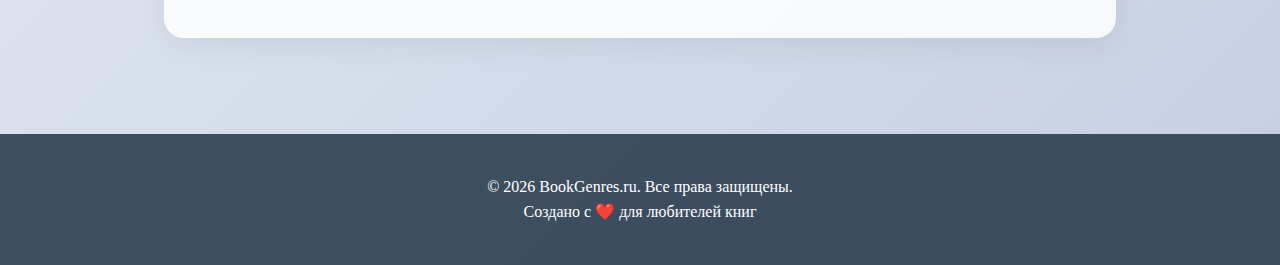
<file: benefits.html>
<!DOCTYPE html>
<html lang="ru">
<head>
    <meta charset="UTF-8" />
    <meta name="viewport" content="width=device-width, initial-scale=1" />
    <title>В чем польза книг | KnIZHki</title>
    <meta name="description" content="Узнайте, какую пользу приносят книги для ума, эмоций и развития личности. Почему читать важно каждому." />
     <meta name="keywords" content="польза книг, чтение, развитие">
    <link rel="shortcut icon" href="img/icon.ico">
    <style>
        * { margin: 0; padding: 0; box-sizing: border-box; }
        
        header {
            background: rgba(255,255,255,0.95);
            backdrop-filter: blur(10px);
            padding: 1rem 2rem;
            position: sticky;
            top: 0;
            z-index: 100;
            box-shadow: 0 2px 20px rgba(0,0,0,0.1);
        }
        nav {
            display: flex;
            justify-content: space-between;
            align-items: center;
            max-width: 1200px;
            margin: 0 auto;
            position: relative;
        }
        .logo {
            font-size: 2rem;
            color: #34495e;
            text-decoration: none;
            font-weight: bold;
        }
        .nav-links {
            display: flex;
            gap: 1rem;
            align-items: center;
        }
        .genres-btn { 
            background: #3498db; 
            color: white; 
            border: none; 
            padding: 0.8rem 1.5rem; 
            border-radius: 25px; 
            cursor: pointer; 
            font-size: 1rem; 
            font-weight: 500;
            line-height: 1.2;
            transition: all 0.3s; 
            text-decoration: none;
            display: inline-flex;
            align-items: center;
            justify-content: center;
            height: 2.6rem; 
            white-space: nowrap;
            user-select: none;
        }
        .genres-btn[type="button"] {
            appearance: none;
            -webkit-appearance: none;
            font-family: inherit;
        }
        .genres-btn:hover {
            background: #2980b9;
        }
        .hamburger {
            display: none;
            flex-direction: column;
            cursor: pointer;
            gap: 4px;
            padding: 5px;
        }
        .hamburger span {
            width: 25px;
            height: 3px;
            background: #34495e;
            border-radius: 3px;
            transition: 0.3s;
        }
        .hamburger.active span:nth-child(1) {
            transform: rotate(45deg) translate(5px, 5px);
        }
        .hamburger.active span:nth-child(2) {
            opacity: 0;
        }
        .hamburger.active span:nth-child(3) {
            transform: rotate(-45deg) translate(7px, -6px);
        }
        .genres-dropdown {
            position: absolute;
            top: 100%;
            right: 0;
            background: rgba(255,255,255,0.98);
            min-width: 220px;
            border-radius: 10px;
            opacity: 0;
            visibility: hidden;
            transform: translateY(-10px);
            transition: all 0.3s;
            box-shadow: 0 10px 30px rgba(0,0,0,0.15);
            flex-direction: column;
        }
        .genres-dropdown.active {
            opacity: 1;
            visibility: visible;
            transform: translateY(0);
        }
        .genres-dropdown a {
            display: block;
            padding: 1rem;
            color: #2c3e50;
            text-decoration: none;
            border-bottom: 1px solid #ecf0f1;
            transition: background 0.3s;
            font-weight: 500;
        }
        .genres-dropdown a:hover {
            background: #3498db;
            color: white;
        }

        body {
            font-family: 'Georgia', serif;
            background: linear-gradient(135deg, #f5f7fa 0%, #c3cfe2 100%);
            color: #2c3e50;
            margin: 0;
            line-height: 1.6;
        }
        main {
            max-width: 1000px;
            margin: 2rem auto 6rem auto;
            padding: 0 1.5rem;
        }
        .hero-image {
            width: 100%;
            height: 350px;
            background: url('img/didi.webp') center/cover no-repeat;
            border-radius: 20px;
            margin-bottom: 3rem;
            display: flex;
            align-items: center;
            justify-content: center;
            box-shadow: 0 10px 30px rgba(0,0,0,0.1);
        }
        .hero-image h1 {
            color: white;
            font-size: 3rem;
            text-align: center;
            text-shadow: 2px 2px 10px rgba(0,0,0,0.7);
            padding: 0 20px;
        }
        .benefits-grid {
            display: grid;
            grid-template-columns: repeat(auto-fit, minmax(280px, 1fr));
            gap: 2rem;
            margin-bottom: 4rem;
        }
        .benefit-card {
            background: rgba(255, 255, 255, 0.7);
            padding: 2rem;
            border-radius: 20px;
            text-align: center;
            transition: 0.3s;
            box-shadow: 0 5px 15px rgba(0,0,0,0.05);
        }
        .benefit-card:hover {
            background: white;
            transform: translateY(-5px);
        }
        .benefit-card img {
            width: 64px;
            height: 64px;
            margin-bottom: 1.5rem;
        }
        .content-block {
            display: flex;
            gap: 3rem;
            align-items: center;
            background: white;
            padding: 2.5rem;
            border-radius: 20px;
            box-shadow: 0 10px 30px rgba(0,0,0,0.05);
        }
        .content-img {
            flex: 1;
            height: 350px;
            background: url('img/inves.webp') center/cover no-repeat;
            border-radius: 15px;
        }
        .content-text { flex: 1; }
        .cta-block {
            margin: 4rem 0 0;
            padding: 2.5rem 2rem;
            background: rgba(255, 255, 255, 0.85);
            border-radius: 20px;
            text-align: center;
            box-shadow: 0 10px 30px rgba(0,0,0,0.06);
        }
        .cta-block h2 { margin-top: 0; font-size: 1.9rem; color: #2c3e50; }
        .cta-block p { margin: 0.7rem 0 1.4rem; color: #34495e; }
        .cta-actions {
            display: flex;
            flex-wrap: wrap;
            justify-content: center;
            gap: 1rem;
            margin-bottom: 0.5rem;
        }
        .cta-btn {
            background: #3498db;
            color: #fff;
            padding: 0.9rem 1.8rem;
            border-radius: 25px;
            text-decoration: none;
            font-weight: 500;
            font-family: inherit;
            border: none;
            cursor: pointer;
            transition: background 0.25s, transform 0.15s, box-shadow 0.15s;
            box-shadow: 0 4px 12px rgba(0,0,0,0.08);
        }
        .cta-btn:hover {
            background: #2980b9;
            transform: translateY(-2px);
            box-shadow: 0 6px 16px rgba(0,0,0,0.12);
        }
        .cta-btn-outline {
            background: transparent;
            color: #3498db;
            border: 1px solid #3498db;
            box-shadow: none;
        }
        .cta-btn-outline:hover { background: rgba(52,152,219,0.08); }
        .cta-note { font-size: 0.95rem; color: #7f8c8d; }
        footer {
            background: rgba(44,62,80,0.9);
            color: white;
            text-align: center;
            padding: 2.5rem;
            margin-top: 4rem;
        }
        footer a { color: #3498db; text-decoration: none; }

        @media (max-width: 1024px) {
            .nav-links { gap: 0.5rem; }
            .genres-btn {
                padding: 0.7rem 1.2rem;
                font-size: 0.95rem;
                height: 2.4rem;
            }
        }

        @media (max-width: 768px) {
            header { padding: 0.8rem 1.5rem; }
            .logo { font-size: 1.6rem; }
            .nav-links {
                display: none;
                position: absolute;
                top: 100%;
                left: 0;
                width: 100%;
                background: rgba(255,255,255,0.98);
                flex-direction: column;
                padding: 1rem;
                box-shadow: 0 5px 20px rgba(0,0,0,0.1);
                gap: 0.5rem;
            }
            .nav-links.active { display: flex; }
            .hamburger { display: flex; }
            .genres-dropdown { 
                right: auto; 
                left: 0; 
                width: 100%; 
                min-width: auto;
                border-radius: 0;
            }
            /* Контент */
            main { padding: 0 1rem; margin: 1rem auto 4rem; }
            .hero-image { height: 250px; }
            .hero-image h1 { font-size: 2rem; }
            .content-block { flex-direction: column; text-align: center; }
            .content-img { height: 250px; order: -1; margin-bottom: 1.5rem; }
            .cta-actions { flex-direction: column; align-items: center; }
        }

        @media (max-width: 480px) {
            header { padding: 0.7rem 1rem; }
            .logo { font-size: 1.4rem; }
            .genres-btn { 
                padding: 0.6rem 1rem; 
                font-size: 0.9rem; 
                height: 2.2rem;
            }
            .hero-image { height: 200px; }
            .hero-image h1 { font-size: 1.6rem; }
            .benefits-grid { grid-template-columns: 1fr; }
            .benefit-card { padding: 1.5rem; }
            .cta-block { padding: 1.5rem 1rem; }
            .cta-btn { padding: 0.8rem 1.5rem; font-size: 1rem; }
        }
    </style>
</head>
<body>
<header>
    <nav>
        <a href="index.html" class="logo">📚 KnIZHki</a>
        
        <div class="nav-links" id="navLinks">
            <a href="index.html" class="genres-btn">Главная</a>
            <a href="about.html" class="genres-btn">ℹ️ О сайте</a>
            <a href="benefits.html" class="genres-btn">📖 В чем польза книг</a>
            <button class="genres-btn" onclick="toggleGenres()">Жанры ▼</button>
        </div>
        
        <div class="hamburger" id="hamburger" onclick="toggleMobileMenu()">
            <span></span>
            <span></span>
            <span></span>
        </div>
        
        <div class="genres-dropdown" id="genresDropdown">
            <a href="detective.html">🔍 Детективы</a>
            <a href="romance.html">💕 Романтика</a>
            <a href="horror.html">👻 Ужасы</a>
            <a href="thriller.html">⚡ Триллеры</a>
            <a href="psychology.html">🧠 Психология</a>
            <a href="fantasy.html">✨ Фэнтези</a>
        </div>
    </nav>
</header>

<main>
    <div class="hero-image">
        <h1>Почему книги полезны для каждого?</h1>
    </div>

    <div class="benefits-grid">
        <div class="benefit-card">
            <img src="img/inel.webp" alt="Интеллект" title="Развитие интеллекта">
            <h3>Интеллект</h3>
            <p>Чтение развивает мышление, расширяет словарный запас и улучшает память.</p>
        </div>
        <div class="benefit-card">
            <img src="img/antiii.svg" alt="Спокойствие" title="Антистресс">
            <h3>Антистресс</h3>
            <p>Всего несколько страниц помогают снизить уровень тревоги и расслабиться.</p>
        </div>
        <div class="benefit-card">
            <img src="img/iii.webp" alt="Креатив" title="Творческое мышление">
            <h3>Творчество</h3>
            <p>Книги стимулируют фантазию и помогают находить нестандартные решения.</p>
        </div>
    </div>

    <section class="content-block">
        <div class="content-img"></div>
        <div class="content-text">
            <h2>Инвестиция в себя</h2>
            <p>Регулярное чтение тренирует концентрацию и улучшает навыки критического анализа. На нашем сайте вы найдете лучшие книги, которые вдохновят вас на новые свершения.</p>
            <p style="margin-top: 1rem; font-weight: bold;">Начните путешествие в мир литературы уже сегодня!</p>
        </div>
    </section>

    <section class="cta-block">
        <h2>Готовы выбрать свою следующую книгу?</h2>
        <p>Вы уже знаете, сколько пользы дает чтение. Пора не откладывать и найти историю, которая зацепит именно вас.</p>
        <div class="cta-actions">
            <a href="detective.html" class="cta-btn">🔍 Хочу загадочный детектив</a>
            <a href="romance.html" class="cta-btn">💕 В настроении для романтики</a>
        </div>
        <p class="cta-note">Не можете определиться? Загляните в раздел жанров наверху и выберите книгу по настроению.</p>
    </section>
</main>

<footer>
    <p>&copy; 2026 BookGenres.ru. Все права защищены. 
    </p>
    <p>Создано с ❤️ для любителей книг</p>
</footer>

<script>
function toggleGenres() {
    document.getElementById('genresDropdown').classList.toggle('active');
}

function toggleMobileMenu() {
    const navLinks = document.getElementById('navLinks');
    const hamburger = document.getElementById('hamburger');
    navLinks.classList.toggle('active');
    hamburger.classList.toggle('active');
}

document.addEventListener('click', (e) => {
    const dropdown = document.getElementById('genresDropdown');
    const hamburger = document.getElementById('hamburger');
    const navLinks = document.getElementById('navLinks');
    
    if (!e.target.closest('.genres-btn') && !e.target.closest('#genresDropdown')) {
        dropdown.classList.remove('active');
    }
    
    if (!e.target.closest('.hamburger') && !e.target.closest('.nav-links')) {
        navLinks.classList.remove('active');
        hamburger.classList.remove('active');
    }
});
</script>
</body>
</html>
</file>
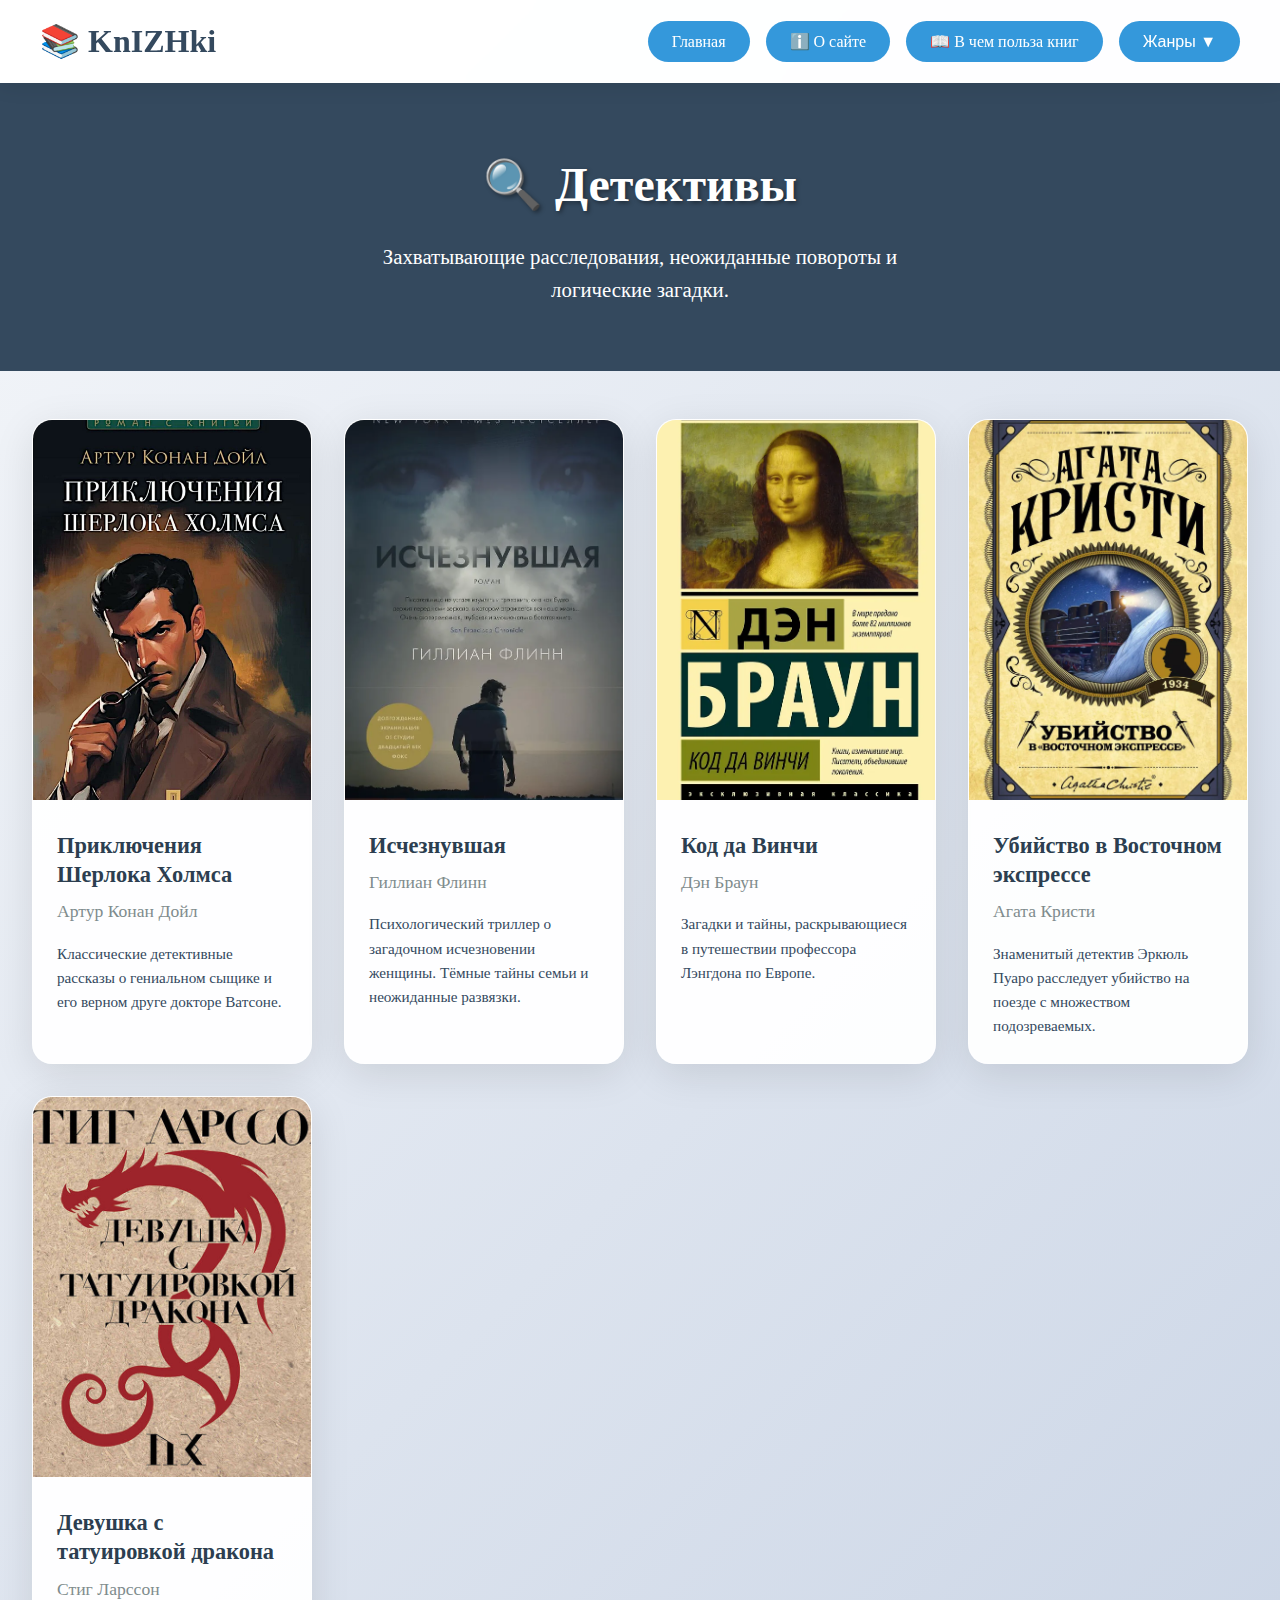
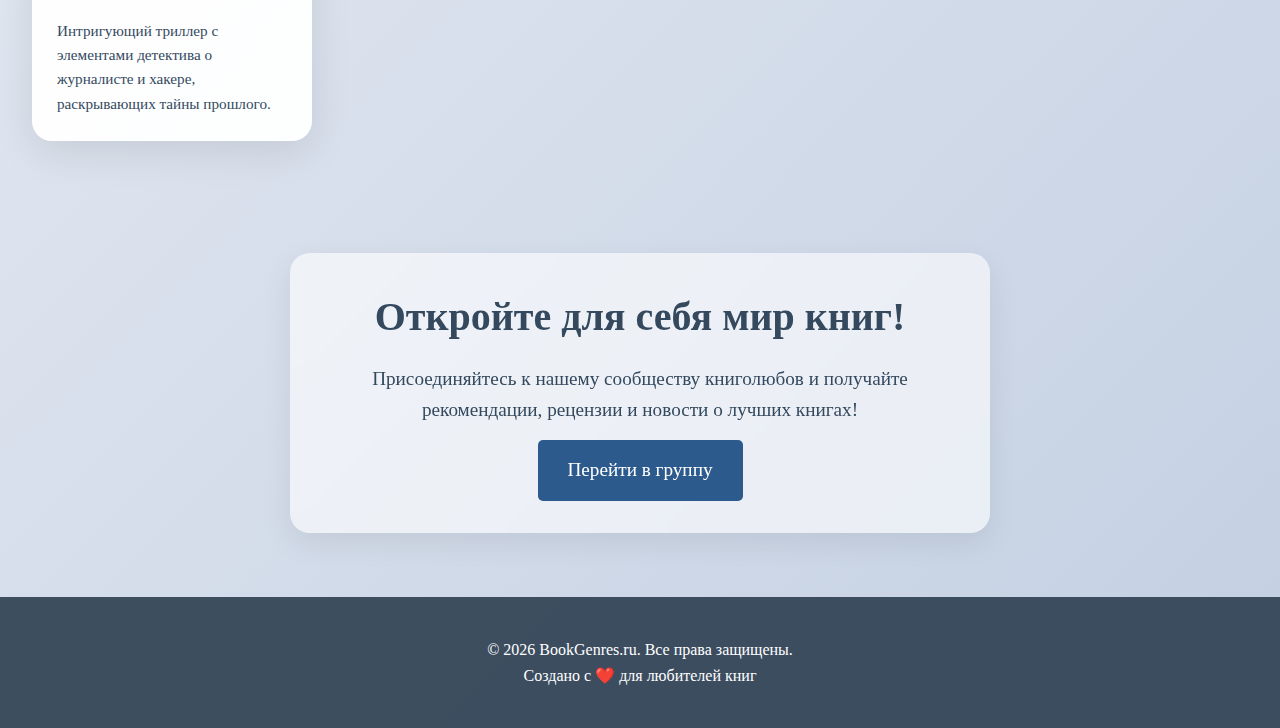
<file: detective.html>
<!DOCTYPE html>
<html lang="ru">
<head>
    <meta charset="UTF-8">
    <meta name="viewport" content="width=device-width, initial-scale=1.0">
    <title>Детективы - Лучшие книги жанра | KnIZHki</title>
    <meta name="description" content="Лучшие детективы: захватывающие расследования, головоломки, интриги. Описания и обложки популярных детективных книг.">
    <meta name="keywords" content="детективы, лучшие детективы, книги детективы, загадки, расследования">
    <link rel="canonical" href="https://bookgenres.ru/detective.html">
    <link rel="shortcut icon" href="img/icon.webp">
    <link rel="stylesheet" href="styles/style.css">
    <style>
        * { margin: 0; padding: 0; box-sizing: border-box; }
        body { 
            font-family: 'Georgia', serif; 
            background: linear-gradient(135deg, #f5f7fa 0%, #c3cfe2 100%); 
            min-height: 100vh; 
            color: #2c3e50; 
            line-height: 1.6;
        }
        header { 
            background: rgba(255,255,255,0.95); 
            backdrop-filter: blur(10px);
            padding: 1rem 2rem; 
            position: sticky; 
            top: 0; 
            z-index: 100; 
            box-shadow: 0 2px 20px rgba(0,0,0,0.1);
        }
        nav { 
            position: relative;
            display: flex; 
            justify-content: space-between; 
            align-items: center; 
            max-width: 1200px; 
            margin: 0 auto; 
        }
        .logo { 
            font-size: 2rem; 
            color: #34495e; 
            text-decoration: none; 
            font-weight: bold; 
        }
        .nav-links {
            display: flex;
            gap: 1rem;
            align-items: center;
        }
        .genres-btn { 
            background: #3498db; 
            color: white; 
            border: none; 
            padding: 0.8rem 1.5rem; 
            border-radius: 25px; 
            cursor: pointer; 
            font-size: 1rem; 
            font-weight: 500;
            line-height: 1.2;
            transition: all 0.3s; 
            text-decoration: none;
            display: inline-flex;
            align-items: center;
            justify-content: center;
            height: 2.6rem; 
            white-space: nowrap;
        }
        .genres-btn[type="button"] {
            appearance: none;
            -webkit-appearance: none;
            font-family: inherit;
        }
        .genres-btn:hover { 
            background: #2980b9; 
        }
        .hamburger {
            display: none;
            flex-direction: column;
            cursor: pointer;
            gap: 4px;
            padding: 5px;
        }
        .hamburger span {
            width: 25px;
            height: 3px;
            background: #34495e;
            border-radius: 3px;
            transition: 0.3s;
        }
        .genres-dropdown { 
            position: absolute; 
            top: 100%; 
            right: 0; 
            background: rgba(255,255,255,0.98); 
            min-width: 220px; 
            border-radius: 10px; 
            opacity: 0; 
            visibility: hidden; 
            transform: translateY(-10px); 
            transition: all 0.3s; 
            box-shadow: 0 10px 30px rgba(0,0,0,0.15);
            flex-direction: column;
        }
        .genres-dropdown.active { 
            opacity: 1; 
            visibility: visible; 
            transform: translateY(0); 
        }
        .genres-dropdown a { 
            display: block; 
            padding: 1rem; 
            color: #2c3e50; 
            text-decoration: none; 
            border-bottom: 1px solid #ecf0f1; 
            transition: background 0.3s; 
            font-weight: 500;
        }
        .genres-dropdown a:hover { 
            background: #3498db; 
            color: white; 
        }
        .genre-hero {
            background: #34495e;
            color: white;
            padding: 4rem 2rem;
            text-align: center;
        }
        .genre-hero h1 {
            font-size: 3rem;
            margin-bottom: 1rem;
            text-shadow: 2px 2px 4px rgba(0,0,0,0.4);
        }
        .genre-grid {
            display: grid;
            grid-template-columns: repeat(auto-fit, minmax(280px, 1fr));
            gap: 2rem;
            padding: 3rem 2rem;
            max-width: 1400px;
            margin: 0 auto 4rem auto;
        }
        .book-card {
            background: rgba(255,255,255,0.95);
            border-radius: 20px;
            overflow: hidden;
            transition: all 0.4s;
            box-shadow: 0 10px 40px rgba(0,0,0,0.1);
            cursor: pointer;
            border: 1px solid rgba(255,255,255,0.5);
        }
        .book-card:hover {
            transform: translateY(-15px);
            box-shadow: 0 25px 60px rgba(0,0,0,0.2);
        }
        .book-cover {
            width: 100%;
            height: 380px;
            object-fit: cover;
        }
        .book-info {
            padding: 1.5rem;
        }
        .book-title {
            font-size: 1.4rem;
            font-weight: bold;
            margin-bottom: 0.5rem;
            color: #2c3e50;
            line-height: 1.3;
        }
        .book-author {
            color: #7f8c8d;
            font-size: 1.1rem;
            margin-bottom: 1rem;
        }
        .book-desc {
            line-height: 1.6;
            color: #34495e;
            font-size: 0.95rem;
        }
        footer { 
            background: rgba(44,62,80,0.9); 
            color: white; 
            text-align: center; 
            padding: 2.5rem; 
            margin-top: 4rem; 
        }
        footer a { 
            color: #3498db; 
            text-decoration: none; 
        }
        footer a:hover { 
            text-decoration: underline; 
        }
        .cta-button {
            background-color: #2d5a8c !important;
        }
        .cta-button:hover {
            background-color: #1e3a5f !important;
        }
        
        @media (max-width: 1024px) {
            .nav-links { gap: 0.5rem; }
            .genres-btn {
                padding: 0.7rem 1.2rem;
                font-size: 0.95rem;
                height: 2.4rem;
            }
        }
        @media (max-width: 768px) { 
            header { padding: 0.8rem 1.5rem; }
            .logo { font-size: 1.6rem; }
            .nav-links {
                display: none;
                position: absolute;
                top: 100%;
                left: 0;
                width: 100%;
                background: rgba(255,255,255,0.98);
                flex-direction: column;
                padding: 1rem;
                box-shadow: 0 5px 20px rgba(0,0,0,0.1);
                gap: 0.5rem;
            }
            .nav-links.active { display: flex; }
            .hamburger { display: flex; }
            .genres-dropdown { 
                right: auto; 
                left: 0; 
                width: 100%; 
                min-width: auto;
                border-radius: 0;
            }
            .genre-hero { padding: 2.5rem 1rem; }
            .genre-hero h1 { font-size: 2.2rem; }
            .genre-grid { 
                grid-template-columns: 1fr; 
                padding: 2rem 1rem; 
                gap: 1.5rem;
            }
        }
        @media (max-width: 480px) {
            header { padding: 0.7rem 1rem; }
            .logo { font-size: 1.4rem; }
            .genres-btn {
                padding: 0.6rem 1rem;
                font-size: 0.9rem;
                height: 2.2rem;
            }
            .genre-hero { padding: 2rem 1rem; }
            .genre-hero h1 { font-size: 1.8rem; }
            .book-cover { height: 300px; }
            .genre-grid { padding: 1.5rem 0.5rem; }
        }
        a { text-decoration: none; }
    </style>
</head>
<body>
    <header>
        <nav>
            <a href="index.html" class="logo">📚 KnIZHki</a>
            
            <div class="nav-links" id="navLinks">
                <a href="index.html" class="genres-btn">Главная</a>
                <a href="about.html" class="genres-btn">ℹ️ О сайте</a>
                <a href="benefits.html" class="genres-btn">📖 В чем польза книг</a>
                <button class="genres-btn" onclick="toggleGenres()">Жанры ▼</button>
            </div>
            
            <div class="hamburger" id="hamburger" onclick="toggleMobileMenu()">
                <span></span>
                <span></span>
                <span></span>
            </div>
            
            <div class="genres-dropdown" id="genresDropdown">
                <a href="detective.html">🔍 Детективы</a>
                <a href="romance.html">💕 Романтика</a>
                <a href="horror.html">👻 Ужасы</a>
                <a href="thriller.html">⚡ Триллеры</a>
                <a href="psychology.html">🧠 Психология</a>
                <a href="fantasy.html">✨ Фэнтези</a>
            </div>
        </nav>
    </header>

    <section class="genre-hero">
        <h1>🔍 Детективы</h1>
        <p style="font-size: 1.3rem; max-width: 600px; margin: 0 auto;">Захватывающие расследования, неожиданные повороты и логические загадки.</p>
    </section>

    <section class="genre-grid">
        <div class="book-card">
            <img src="img/sherlock.webp" alt="Шерлок Холмс" class="book-cover" />
            <div class="book-info">
                <div class="book-title">Приключения Шерлока Холмса</div>
                <div class="book-author">Артур Конан Дойл</div>
                <div class="book-desc">Классические детективные рассказы о гениальном сыщике и его верном друге докторе Ватсоне.</div>
            </div>
        </div>
        <div class="book-card">
            <img src="img/gone girl.webp" alt="Исчезнувшая" class="book-cover" />
            <div class="book-info">
                <div class="book-title">Исчезнувшая</div>
                <div class="book-author">Гиллиан Флинн</div>
                <div class="book-desc">Психологический триллер о загадочном исчезновении женщины. Тёмные тайны семьи и неожиданные развязки.</div>
            </div>
        </div>
        <div class="book-card">
            <img src="img/da vinci code.webp" alt="Код да Винчи" class="book-cover" />
            <div class="book-info">
                <div class="book-title">Код да Винчи</div>
                <div class="book-author">Дэн Браун</div>
                <div class="book-desc">Загадки и тайны, раскрывающиеся в путешествии профессора Лэнгдона по Европе.</div>
            </div>
        </div>
        <div class="book-card">
            <img src="img/murder on orient.webp" alt="Убийство в Восточном экспрессе" class="book-cover" />
            <div class="book-info">
                <div class="book-title">Убийство в Восточном экспрессе</div>
                <div class="book-author">Агата Кристи</div>
                <div class="book-desc">Знаменитый детектив Эркюль Пуаро расследует убийство на поезде с множеством подозреваемых.</div>
            </div>
        </div>
        <div class="book-card">
            <img src="img/the girl with the dragon tattoo.webp" alt="Девушка с татуировкой дракона" class="book-cover" />
            <div class="book-info">
                <div class="book-title">Девушка с татуировкой дракона</div>
                <div class="book-author">Стиг Ларссон</div>
                <div class="book-desc">Интригующий триллер с элементами детектива о журналисте и хакере, раскрывающих тайны прошлого.</div>
            </div>
        </div>
    </section>

    <div class="cta-container">
        <h1>Откройте для себя мир книг!</h1>
        <p>Присоединяйтесь к нашему сообществу книголюбов и получайте рекомендации, рецензии и новости о лучших книгах!</p>
        <a href="#subscribe" class="cta-button">Перейти в группу</a>
    </div>

    <footer>
        <p>&copy; 2026 BookGenres.ru. Все права защищены.</p>
        <p>Создано с ❤️ для любителей книг</p>
    </footer>

    <script>
        function toggleGenres() {
            document.getElementById('genresDropdown').classList.toggle('active');
        }

        function toggleMobileMenu() {
            const navLinks = document.getElementById('navLinks');
            const hamburger = document.getElementById('hamburger');
            navLinks.classList.toggle('active');
            hamburger.classList.toggle('active');
        }

        document.addEventListener('click', (e) => {
            const dropdown = document.getElementById('genresDropdown');
            const hamburger = document.getElementById('hamburger');
            const navLinks = document.getElementById('navLinks');
            
            if (!e.target.closest('.genres-btn') && !e.target.closest('#genresDropdown')) {
                dropdown.classList.remove('active');
            }
            
            if (!e.target.closest('.hamburger') && !e.target.closest('.nav-links')) {
                navLinks.classList.remove('active');
                hamburger.classList.remove('active');
            }
        });
    </script>
</body>
</html>
</file>
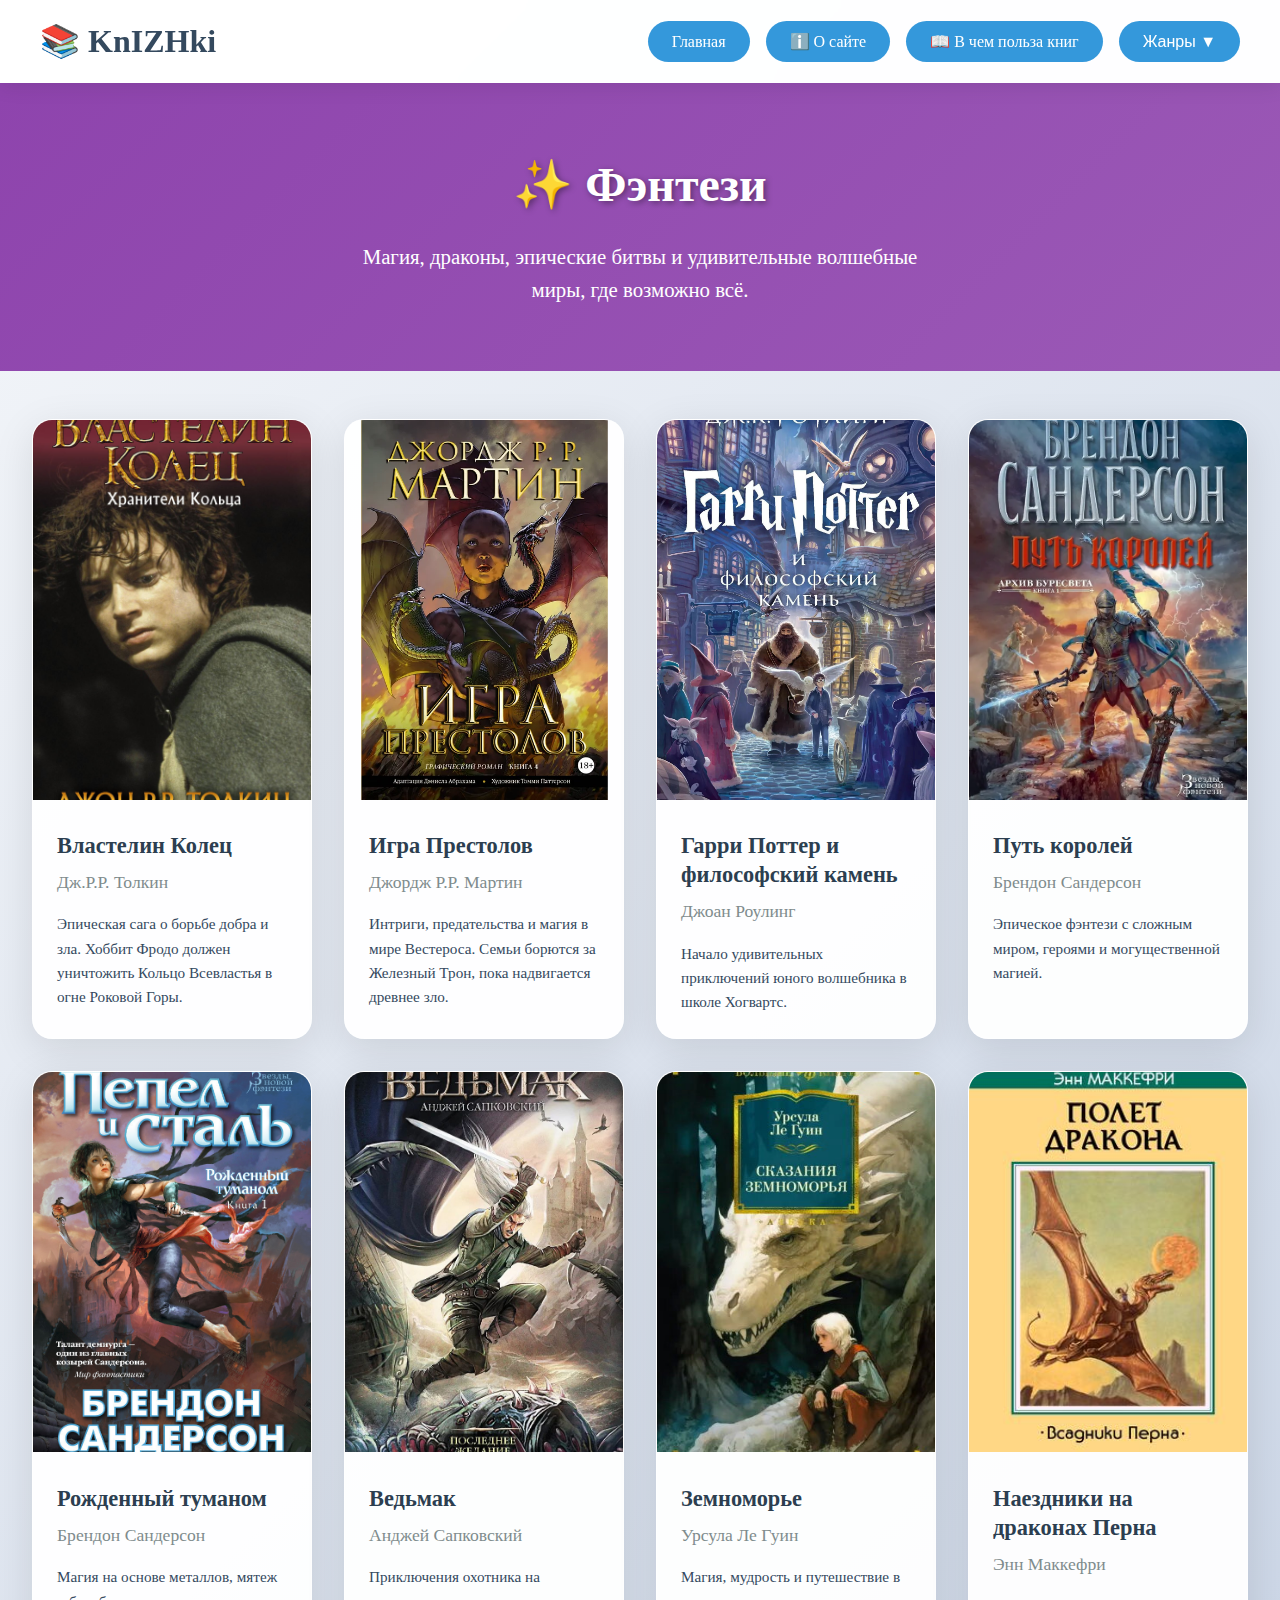
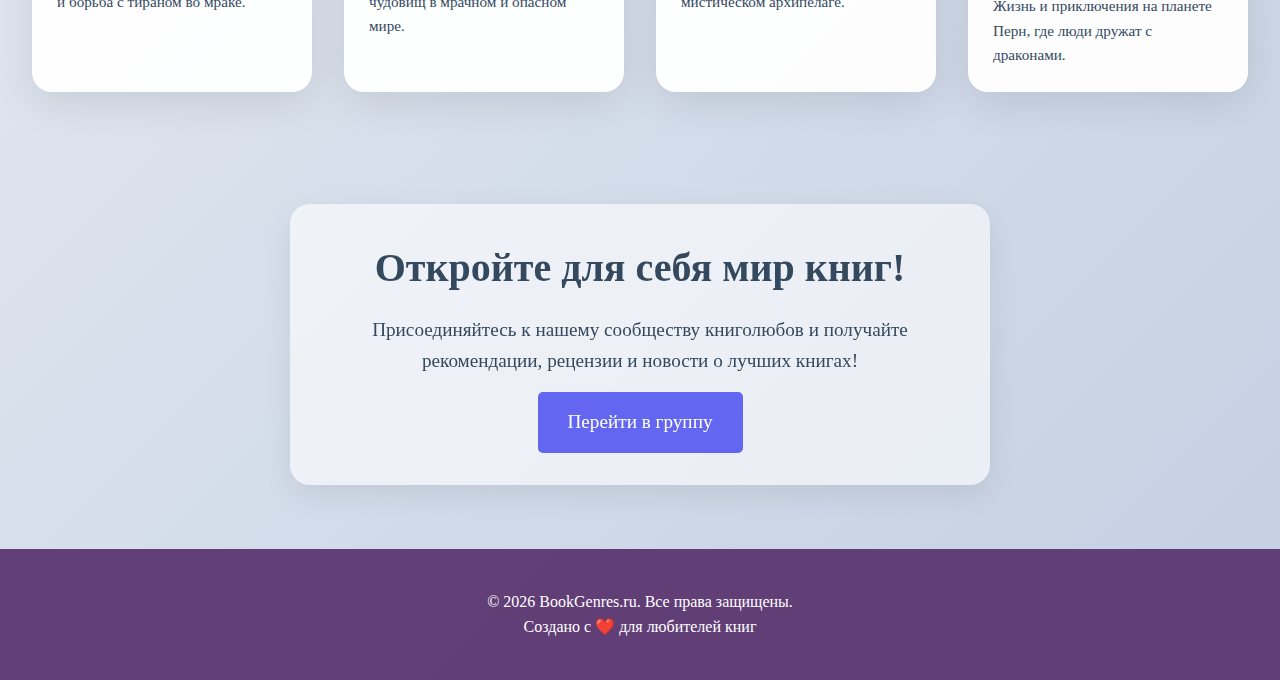
<file: fantasy.html>
<!DOCTYPE html>
<html lang="ru">
<head>
    <meta charset="UTF-8">
    <meta name="viewport" content="width=device-width, initial-scale=1.0">
    <title>Фэнтези - Лучшие книги жанра | KnIZHki</title>
    <meta name="description" content="Лучшие книги фэнтези: магия, драконы, эпические саги. Обложки, авторы, описания популярных фэнтези книг.">
    <meta name="keywords" content="фэнтези книги, лучшие фэнтези, книги фэнтези, магия, драконы">
    <link rel="canonical" href="https://bookgenres.ru/fantasy.html">
    <link rel="shortcut icon" href="img/icon.webp">
    <link rel="stylesheet" href="styles/style.css">
    <style>
        * { margin: 0; padding: 0; box-sizing: border-box; }
        body { 
            font-family: 'Georgia', serif; 
            background: linear-gradient(135deg, #f5f7fa 0%, #c3cfe2 100%); 
            min-height: 100vh; 
            color: #2c3e50; 
            line-height: 1.6;
        }
        header { 
            background: rgba(255,255,255,0.95); 
            backdrop-filter: blur(10px);
            padding: 1rem 2rem; 
            position: sticky; 
            top: 0; 
            z-index: 100; 
            box-shadow: 0 2px 20px rgba(0,0,0,0.1);
        }
        nav { 
            position: relative;
            display: flex; 
            justify-content: space-between; 
            align-items: center; 
            max-width: 1200px; 
            margin: 0 auto; 
        }
        .logo { 
            font-size: 2rem; 
            color: #34495e; 
            text-decoration: none; 
            font-weight: bold; 
        }
        .nav-links {
            display: flex;
            gap: 1rem;
            align-items: center;
        }
        .genres-btn { 
            background: #3498db; 
            color: white; 
            border: none; 
            padding: 0.8rem 1.5rem; 
            border-radius: 25px; 
            cursor: pointer; 
            font-size: 1rem; 
            font-weight: 500;
            line-height: 1.2;
            transition: all 0.3s; 
            text-decoration: none;
            display: inline-flex;
            align-items: center;
            justify-content: center;
            height: 2.6rem; 
            white-space: nowrap;
        }
        .genres-btn[type="button"] {
            appearance: none;
            -webkit-appearance: none;
            font-family: inherit;
        }
        .genres-btn:hover { 
            background: #2980b9; 
        }
        .hamburger {
            display: none;
            flex-direction: column;
            cursor: pointer;
            gap: 4px;
            padding: 5px;
        }
        .hamburger span {
            width: 25px;
            height: 3px;
            background: #34495e;
            border-radius: 3px;
            transition: 0.3s;
        }
        .genres-dropdown { 
            position: absolute; 
            top: 100%; 
            right: 0; 
            background: rgba(255,255,255,0.98); 
            min-width: 220px; 
            border-radius: 10px; 
            opacity: 0; 
            visibility: hidden; 
            transform: translateY(-10px); 
            transition: all 0.3s; 
            box-shadow: 0 10px 30px rgba(0,0,0,0.15);
            flex-direction: column;
        }
        .genres-dropdown.active { 
            opacity: 1; 
            visibility: visible; 
            transform: translateY(0); 
        }
        .genres-dropdown a { 
            display: block; 
            padding: 1rem; 
            color: #2c3e50; 
            text-decoration: none; 
            border-bottom: 1px solid #ecf0f1; 
            transition: background 0.3s; 
            font-weight: 500;
        }
        .genres-dropdown a:hover { 
            background: #3498db; 
            color: white; 
        }
        .genre-hero {
            background: linear-gradient(135deg, #8e44ad, #9b59b6);
            color: white;
            padding: 4rem 2rem;
            text-align: center;
        }
        .genre-hero h1 {
            font-size: 3rem;
            margin-bottom: 1rem;
            text-shadow: 2px 2px 6px rgba(0,0,0,0.4);
        }
        .genre-hero p {
            font-size: 1.3rem;
            max-width: 600px;
            margin: 0 auto;
        }
        .genre-grid {
            display: grid;
            grid-template-columns: repeat(auto-fit, minmax(280px, 1fr));
            gap: 2rem;
            padding: 3rem 2rem;
            max-width: 1400px;
            margin: 0 auto 4rem auto;
        }
        .book-card {
            background: rgba(255,255,255,0.95);
            border-radius: 20px;
            overflow: hidden;
            transition: all 0.4s;
            box-shadow: 0 10px 40px rgba(0,0,0,0.1);
            cursor: pointer;
            border: 1px solid rgba(255,255,255,0.5);
        }
        .book-card:hover {
            transform: translateY(-15px);
            box-shadow: 0 25px 60px rgba(0,0,0,0.2);
        }
        .book-cover {
            width: 100%;
            height: 380px;
            object-fit: cover;
        }
        .book-info {
            padding: 1.5rem;
        }
        .book-title {
            font-size: 1.4rem;
            font-weight: bold;
            margin-bottom: 0.5rem;
            color: #2c3e50;
            line-height: 1.3;
        }
        .book-author {
            color: #7f8c8d;
            font-size: 1.1rem;
            margin-bottom: 1rem;
        }
        .book-desc {
            line-height: 1.6;
            color: #34495e;
            font-size: 0.95rem;
        }
        footer { 
            background: rgba(85, 45, 105, 0.9);
            color: white; 
            text-align: center; 
            padding: 2.5rem; 
            margin-top: 4rem; 
        }
        footer a { 
            color: #e1bbf3; 
            text-decoration: none; 
        }
        footer a:hover { 
            text-decoration: underline; 
        }
        .cta-button {
            background-color: #6366f1 !important;
        }
        .cta-button:hover {
            background-color: #4f46e5 !important;
        }
        
        @media (max-width: 1024px) {
            .nav-links { gap: 0.5rem; }
            .genres-btn {
                padding: 0.7rem 1.2rem;
                font-size: 0.95rem;
                height: 2.4rem;
            }
        }
        @media (max-width: 768px) { 
            header { padding: 0.8rem 1.5rem; }
            .logo { font-size: 1.6rem; }
            .nav-links {
                display: none;
                position: absolute;
                top: 100%;
                left: 0;
                width: 100%;
                background: rgba(255,255,255,0.98);
                flex-direction: column;
                padding: 1rem;
                box-shadow: 0 5px 20px rgba(0,0,0,0.1);
                gap: 0.5rem;
            }
            .nav-links.active { display: flex; }
            .hamburger { display: flex; }
            .genres-dropdown { 
                right: auto; 
                left: 0; 
                width: 100%; 
                min-width: auto;
                border-radius: 0;
            }
            .genre-hero { padding: 2.5rem 1rem; }
            .genre-hero h1 { font-size: 2.2rem; }
            .genre-hero p { font-size: 1.1rem; }
            .genre-grid { 
                grid-template-columns: 1fr; 
                padding: 2rem 1rem; 
                gap: 1.5rem;
            }
        }
        @media (max-width: 480px) {
            header { padding: 0.7rem 1rem; }
            .logo { font-size: 1.4rem; }
            .genres-btn {
                padding: 0.6rem 1rem;
                font-size: 0.9rem;
                height: 2.2rem;
            }
            .genre-hero { padding: 2rem 1rem; }
            .genre-hero h1 { font-size: 1.8rem; }
            .genre-hero p { font-size: 1rem; }
            .book-cover { height: 280px; }
            .genre-grid { padding: 1.5rem 0.5rem; gap: 1.2rem; }
        }
        a { text-decoration: none; }
    </style>
</head>
<body>
    <header>
        <nav>
            <a href="index.html" class="logo">📚 KnIZHki</a>
            
            <div class="nav-links" id="navLinks">
                <a href="index.html" class="genres-btn">Главная</a>
                <a href="about.html" class="genres-btn">ℹ️ О сайте</a>
                <a href="benefits.html" class="genres-btn">📖 В чем польза книг</a>
                <button class="genres-btn" onclick="toggleGenres()">Жанры ▼</button>
            </div>
            
            <div class="hamburger" id="hamburger" onclick="toggleMobileMenu()">
                <span></span>
                <span></span>
                <span></span>
            </div>
            
            <div class="genres-dropdown" id="genresDropdown">
                <a href="detective.html">🔍 Детективы</a>
                <a href="romance.html">💕 Романтика</a>
                <a href="horror.html">👻 Ужасы</a>
                <a href="thriller.html">⚡ Триллеры</a>
                <a href="psychology.html">🧠 Психология</a>
                <a href="fantasy.html">✨ Фэнтези</a>
            </div>
        </nav>
    </header>

    <section class="genre-hero">
        <h1>✨ Фэнтези</h1>
        <p>Магия, драконы, эпические битвы и удивительные волшебные миры, где возможно всё.</p>
    </section>

    <section class="genre-grid">
        <div class="book-card">
            <img src="img/vlast.webp" alt="Властелин Колец" class="book-cover" />
            <div class="book-info">
                <div class="book-title">Властелин Колец</div>
                <div class="book-author">Дж.Р.Р. Толкин</div>
                <div class="book-desc">Эпическая сага о борьбе добра и зла. Хоббит Фродо должен уничтожить Кольцо Всевластья в огне Роковой Горы.</div>
            </div>
        </div>
        <div class="book-card">
            <img src="img/igra prest.webp" alt="Игра Престолов" class="book-cover" />
            <div class="book-info">
                <div class="book-title">Игра Престолов</div>
                <div class="book-author">Джордж Р.Р. Мартин</div>
                <div class="book-desc">Интриги, предательства и магия в мире Вестероса. Семьи борются за Железный Трон, пока надвигается древнее зло.</div>
            </div>
        </div>
        <div class="book-card">
            <img src="img/harry potter.webp" alt="Гарри Поттер" class="book-cover" />
            <div class="book-info">
                <div class="book-title">Гарри Поттер и философский камень</div>
                <div class="book-author">Джоан Роулинг</div>
                <div class="book-desc">Начало удивительных приключений юного волшебника в школе Хогвартс.</div>
            </div>
        </div>
        <div class="book-card">
            <img src="img/the way of kings.webp" alt="Путь королей" class="book-cover" />
            <div class="book-info">
                <div class="book-title">Путь королей</div>
                <div class="book-author">Брендон Сандерсон</div>
                <div class="book-desc">Эпическое фэнтези с сложным миром, героями и могущественной магией.</div>
            </div>
        </div>
        <div class="book-card">
            <img src="img/mistborn.webp" alt="Рожденный туманом" class="book-cover" />
            <div class="book-info">
                <div class="book-title">Рожденный туманом</div>
                <div class="book-author">Брендон Сандерсон</div>
                <div class="book-desc">Магия на основе металлов, мятеж и борьба с тираном во мраке.</div>
            </div>
        </div>
        <div class="book-card">
            <img src="img/witcher.webp" alt="Ведьмак" class="book-cover" />
            <div class="book-info">
                <div class="book-title">Ведьмак</div>
                <div class="book-author">Анджей Сапковский</div>
                <div class="book-desc">Приключения охотника на чудовищ в мрачном и опасном мире.</div>
            </div>
        </div>
        <div class="book-card">
            <img src="img/earthsea.webp" alt="Земноморье" class="book-cover" />
            <div class="book-info">
                <div class="book-title">Земноморье</div>
                <div class="book-author">Урсула Ле Гуин</div>
                <div class="book-desc">Магия, мудрость и путешествие в мистическом архипелаге.</div>
            </div>
        </div>
        <div class="book-card">
            <img src="img/dragonriders.webp" alt="Наездники на драконах" class="book-cover" />
            <div class="book-info">
                <div class="book-title">Наездники на драконах Перна</div>
                <div class="book-author">Энн Маккефри</div>
                <div class="book-desc">Жизнь и приключения на планете Перн, где люди дружат с драконами.</div>
            </div>
        </div>
    </section>

    <div class="cta-container">
        <h1>Откройте для себя мир книг!</h1>
        <p>Присоединяйтесь к нашему сообществу книголюбов и получайте рекомендации, рецензии и новости о лучших книгах!</p>
        <a href="#subscribe" class="cta-button">Перейти в группу</a>
    </div>

    <footer>
        <p>&copy; 2026 BookGenres.ru. Все права защищены.</p>
        <p>Создано с ❤️ для любителей книг</p>
    </footer>

    <script>
        function toggleGenres() {
            document.getElementById('genresDropdown').classList.toggle('active');
        }

        function toggleMobileMenu() {
            const navLinks = document.getElementById('navLinks');
            const hamburger = document.getElementById('hamburger');
            navLinks.classList.toggle('active');
            hamburger.classList.toggle('active');
        }

        document.addEventListener('click', (e) => {
            const dropdown = document.getElementById('genresDropdown');
            const hamburger = document.getElementById('hamburger');
            const navLinks = document.getElementById('navLinks');
            
            if (!e.target.closest('.genres-btn') && !e.target.closest('#genresDropdown')) {
                dropdown.classList.remove('active');
            }
            
            if (!e.target.closest('.hamburger') && !e.target.closest('.nav-links')) {
                navLinks.classList.remove('active');
                hamburger.classList.remove('active');
            }
        });
    </script>
</body>
</html>
</file>
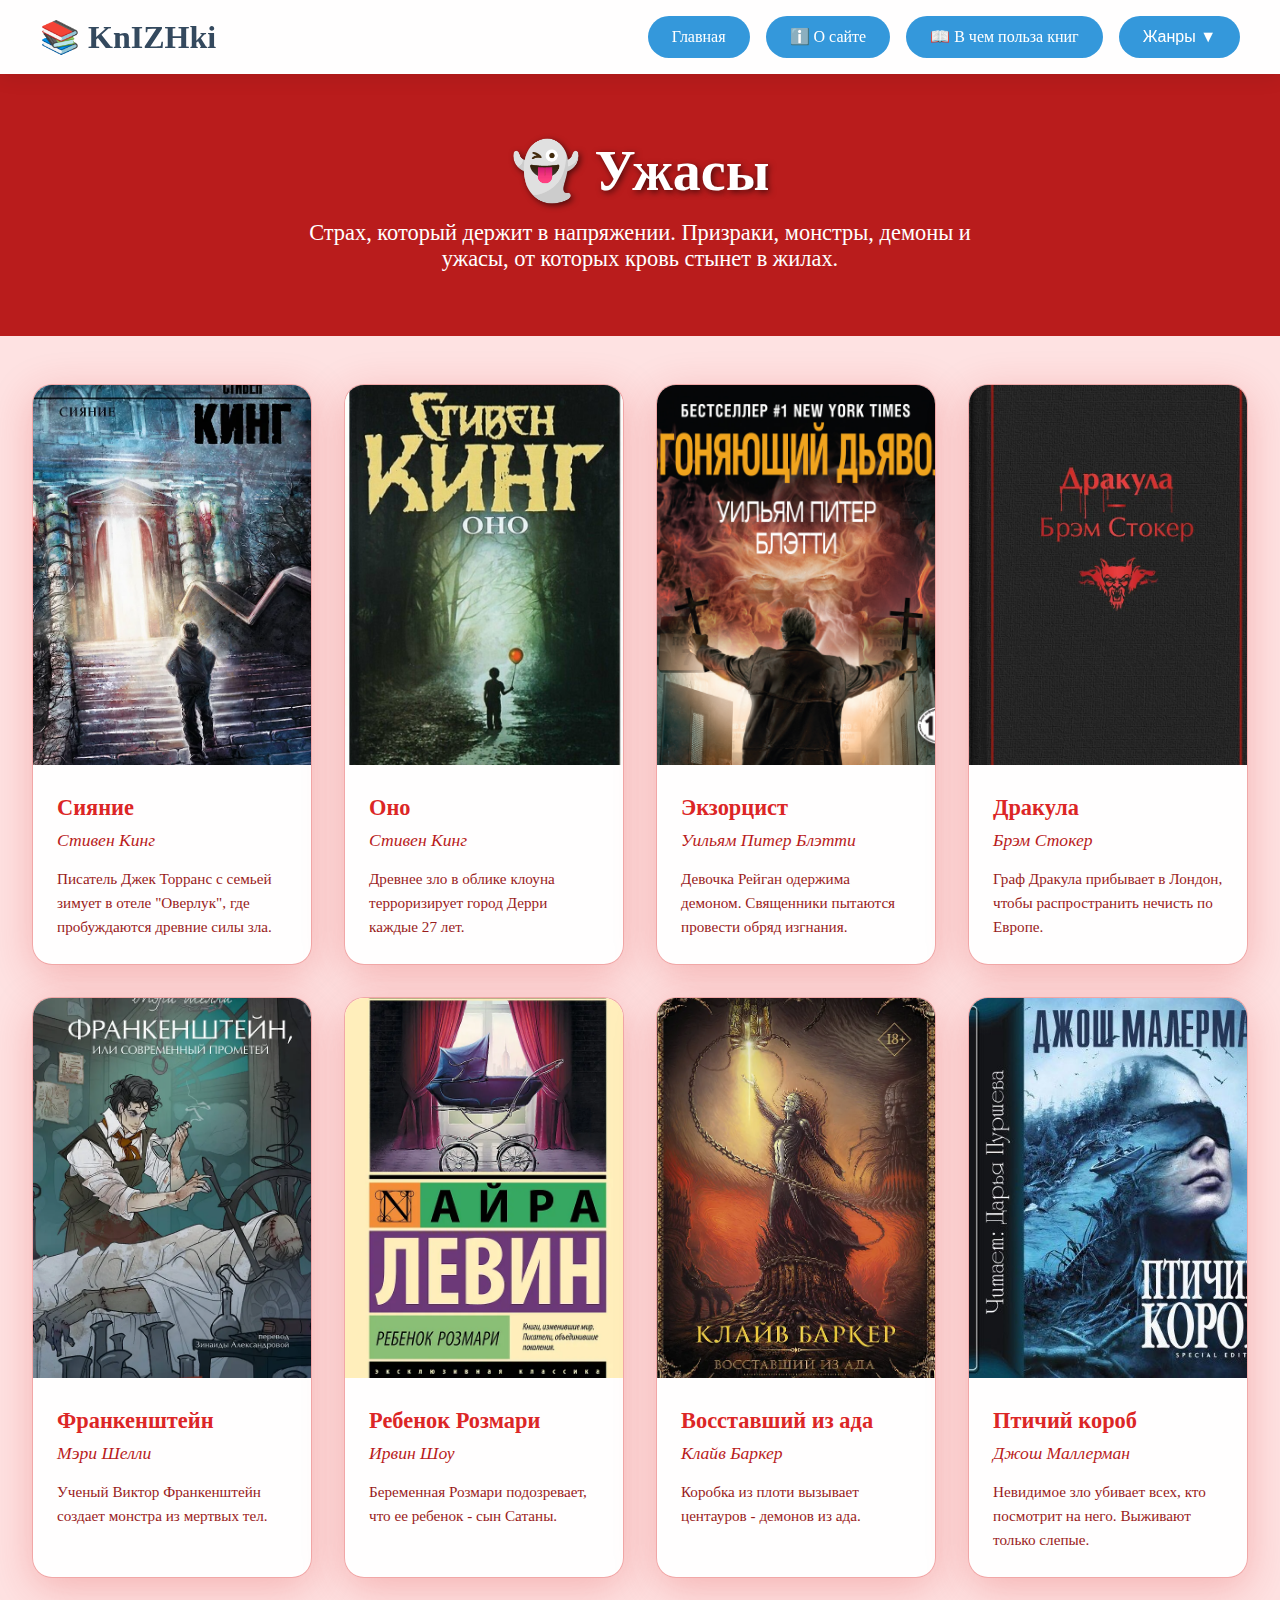
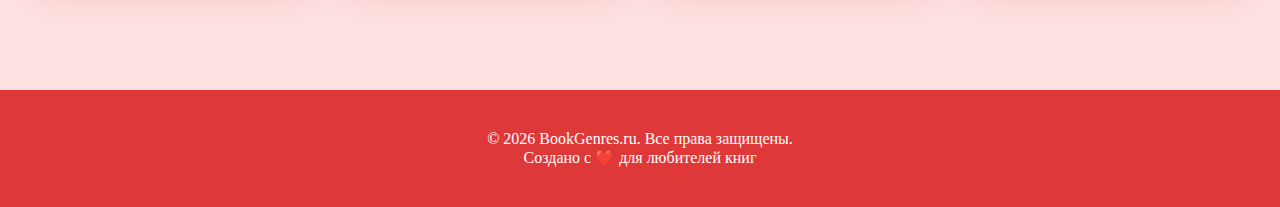
<file: horror.html>
<!DOCTYPE html>
<html lang="ru">
<head>
<meta charset="UTF-8" />
<meta name="viewport" content="width=device-width, initial-scale=1" />
<title>👻 Ужасы - Лучшие книги жанра | KnIZHki</title>
<meta name="description" content="Лучшие книги ужасов: призраки, монстры, психологический хоррор. Обложки, авторы, описания страшных книг, от которых мурашки по коже." />
<meta name="keywords" content="ужасы книги, хоррор книги, страшные книги, книги ужасов, степhen king" />
<link rel="shortcut icon" href="img/icon.webp">
<style>
/* БАЗОВЫЕ СТИЛИ */
* { margin: 0; padding: 0; box-sizing: border-box; }

header {
    background: rgba(255,255,255,0.95);
    backdrop-filter: blur(10px);
    padding: 1rem 2rem;
    position: sticky;
    top: 0;
    z-index: 100;
    box-shadow: 0 2px 20px rgba(0,0,0,0.1);
}
nav {
    display: flex;
    justify-content: space-between;
    align-items: center;
    max-width: 1200px;
    margin: 0 auto;
    position: relative;
}
.logo {
    font-size: 2rem;
    color: #34495e;
    text-decoration: none;
    font-weight: bold;
}
.nav-links {
    display: flex;
    gap: 1rem;
    align-items: center;
}
.genres-btn { 
    background: #3498db; 
    color: white; 
    border: none; 
    padding: 0.8rem 1.5rem; 
    border-radius: 25px; 
    cursor: pointer; 
    font-size: 1rem; 
    font-weight: 500;
    line-height: 1.2;
    transition: all 0.3s; 
    text-decoration: none;
    display: inline-flex;
    align-items: center;
    justify-content: center;
    height: 2.6rem; /* фиксированная высота */
    white-space: nowrap;
    user-select: none;
}
/* убираем дефолтные стили у кнопки */
.genres-btn[type="button"] {
    appearance: none;
    -webkit-appearance: none;
    font-family: inherit;
}
.genres-btn:hover {
    background: #2980b9;
}
.hamburger {
    display: none;
    flex-direction: column;
    cursor: pointer;
    gap: 4px;
    padding: 5px;
}
.hamburger span {
    width: 25px;
    height: 3px;
    background: #34495e;
    border-radius: 3px;
    transition: 0.3s;
}
.hamburger.active span:nth-child(1) {
    transform: rotate(45deg) translate(5px, 5px);
}
.hamburger.active span:nth-child(2) {
    opacity: 0;
}
.hamburger.active span:nth-child(3) {
    transform: rotate(-45deg) translate(7px, -6px);
}
.genres-dropdown {
    position: absolute;
    top: 100%;
    right: 0;
    background: rgba(255,255,255,0.98);
    min-width: 220px;
    border-radius: 10px;
    opacity: 0;
    visibility: hidden;
    transform: translateY(-10px);
    transition: all 0.3s;
    box-shadow: 0 10px 30px rgba(0,0,0,0.15);
    flex-direction: column;
}
.genres-dropdown.active {
    opacity: 1;
    visibility: visible;
    transform: translateY(0);
}
.genres-dropdown a {
    display: block;
    padding: 1rem;
    color: #2c3e50;
    text-decoration: none;
    border-bottom: 1px solid #ecf0f1;
    transition: background 0.3s;
    font-weight: 500;
}
.genres-dropdown a:hover {
    background: #3498db;
    color: white;
}

/* ОСНОВНЫЕ СТИЛИ - КРАСНЫЕ ОТТЕНКИ */
body {
    font-family: 'Georgia', serif;
    background: #fee2e2;
    min-height: 100vh;
    color: #4a1c1c;
    margin: 0;
}
.genre-hero {
    background: #b91c1c;
    color: white;
    padding: 4rem 2rem;
    text-align: center;
}
.genre-hero h1 {
    font-size: 3.5rem;
    margin-bottom: 1rem;
    text-shadow: 2px 2px 6px rgba(0,0,0,0.6);
    font-weight: bold;
}
.genre-hero p {
    font-size: 1.4rem;
    max-width: 700px;
    margin: 0 auto;
}
.genre-grid {
    display: grid;
    grid-template-columns: repeat(auto-fit, minmax(280px, 1fr));
    gap: 2rem;
    padding: 3rem 2rem;
    max-width: 1400px;
    margin: 0 auto 4rem auto;
}
.book-card {
    background: rgba(255,255,255,0.95);
    border-radius: 20px;
    overflow: hidden;
    transition: all 0.4s;
    box-shadow: 0 10px 40px rgba(220,38,38,0.25);
    cursor: pointer;
    border: 1px solid rgba(220,38,38,0.4);
}
.book-card:hover {
    transform: translateY(-10px) scale(1.02);
    box-shadow: 0 25px 60px rgba(220,38,38,0.35);
}
.book-cover {
    width: 100%;
    height: 380px;
    object-fit: cover;
}
.book-info {
    padding: 1.5rem;
}
.book-title {
    font-size: 1.4rem;
    font-weight: bold;
    margin-bottom: 0.5rem;
    color: #dc2626;
    line-height: 1.3;
}
.book-author {
    color: #b91c1c;
    font-size: 1.1rem;
    font-style: italic;
    margin-bottom: 1rem;
}
.book-desc {
    line-height: 1.6;
    color: #991b1b;
    font-size: 0.95rem;
}
footer {
    background: rgba(220,38,38,0.9);
    color: white;
    text-align: center;
    padding: 2.5rem;
    margin-top: 4rem;
}
footer a {
    color: #f87171;
    text-decoration: none;
}
footer a:hover {
    text-decoration: underline;
}

/* АДАПТИВНОСТЬ ШАПКИ */
@media (max-width: 1024px) {
    .nav-links { gap: 0.5rem; }
    .genres-btn {
        padding: 0.7rem 1.2rem;
        font-size: 0.95rem;
        height: 2.4rem;
    }
}

@media (max-width: 768px) {
    header { padding: 0.8rem 1.5rem; }
    .logo { font-size: 1.6rem; }
    .nav-links {
        display: none;
        position: absolute;
        top: 100%;
        left: 0;
        width: 100%;
        background: rgba(255,255,255,0.98);
        flex-direction: column;
        padding: 1rem;
        box-shadow: 0 5px 20px rgba(0,0,0,0.1);
        gap: 0.5rem;
    }
    .nav-links.active { display: flex; }
    .hamburger { display: flex; }
    .genres-dropdown { 
        right: auto; 
        left: 0; 
        width: 100%; 
        min-width: auto;
        border-radius: 0;
    }
    /* Контент */
    .genre-hero { padding: 2.5rem 1rem; }
    .genre-hero h1 { font-size: 2.5rem; }
    .genre-hero p { font-size: 1.2rem; }
    .genre-grid { 
        grid-template-columns: 1fr; 
        padding: 2rem 1rem; 
        gap: 1.5rem;
    }
}

@media (max-width: 480px) {
    header { padding: 0.7rem 1rem; }
    .logo { font-size: 1.4rem; }
    .genres-btn { 
        padding: 0.6rem 1rem; 
        font-size: 0.9rem; 
        height: 2.2rem;
    }
    .genre-hero { padding: 2rem 1rem; }
    .genre-hero h1 { font-size: 2rem; }
    .genre-hero p { font-size: 1.1rem; }
    .book-cover { height: 280px; }
    .genre-grid { padding: 1.5rem 0.5rem; gap: 1.2rem; }
}
</style>
</head>
<body>
<header>
    <nav>
        <a href="index.html" class="logo">📚 KnIZHki</a>
        
        <div class="nav-links" id="navLinks">
            <a href="index.html" class="genres-btn">Главная</a>
            <a href="about.html" class="genres-btn">ℹ️ О сайте</a>
            <a href="benefits.html" class="genres-btn">📖 В чем польза книг</a>
            <button class="genres-btn" onclick="toggleGenres()">Жанры ▼</button>
        </div>
        
        <div class="hamburger" id="hamburger" onclick="toggleMobileMenu()">
            <span></span>
            <span></span>
            <span></span>
        </div>
        
        <div class="genres-dropdown" id="genresDropdown">
            <a href="detective.html">🔍 Детективы</a>
            <a href="romance.html">💕 Романтика</a>
            <a href="horror.html">👻 Ужасы</a>
            <a href="thriller.html">⚡ Триллеры</a>
            <a href="psychology.html">🧠 Психология</a>
            <a href="fantasy.html">✨ Фэнтези</a>
        </div>
    </nav>
</header>

<section class="genre-hero">
    <h1>👻 Ужасы</h1>
    <p>Страх, который держит в напряжении. Призраки, монстры, демоны и ужасы, от которых кровь стынет в жилах.</p>
</section>

<section class="genre-grid">
    <div class="book-card">
        <img src="img/shining.webp" alt="Сияние" class="book-cover" />
        <div class="book-info">
            <div class="book-title">Сияние</div>
            <div class="book-author">Стивен Кинг</div>
            <div class="book-desc">Писатель Джек Торранс с семьей зимует в отеле "Оверлук", где пробуждаются древние силы зла.</div>
        </div>
    </div>
    <div class="book-card">
        <img src="img/it.webp" alt="Оно" class="book-cover" />
        <div class="book-info">
            <div class="book-title">Оно</div>
            <div class="book-author">Стивен Кинг</div>
            <div class="book-desc">Древнее зло в облике клоуна терроризирует город Дерри каждые 27 лет.</div>
        </div>
    </div>
    <div class="book-card">
        <img src="img/exorcistTT.webp" alt="Экзорцист" class="book-cover" />
        <div class="book-info">
            <div class="book-title">Экзорцист</div>
            <div class="book-author">Уильям Питер Блэтти</div>
            <div class="book-desc">Девочка Рейган одержима демоном. Священники пытаются провести обряд изгнания.</div>
        </div>
    </div>
    <div class="book-card">
        <img src="img/dracula.webp" alt="Дракула" class="book-cover" />
        <div class="book-info">
            <div class="book-title">Дракула</div>
            <div class="book-author">Брэм Стокер</div>
            <div class="book-desc">Граф Дракула прибывает в Лондон, чтобы распространить нечисть по Европе.</div>
        </div>
    </div>
    <div class="book-card">
        <img src="img/frankenstein.webp" alt="Франкенштейн" class="book-cover" />
        <div class="book-info">
            <div class="book-title">Франкенштейн</div>
            <div class="book-author">Мэри Шелли</div>
            <div class="book-desc">Ученый Виктор Франкенштейн создает монстра из мертвых тел.</div>
        </div>
    </div>
    <div class="book-card">
        <img src="img/rosemary_baby.webp" alt="Ребенок Розмари" class="book-cover" />
        <div class="book-info">
            <div class="book-title">Ребенок Розмари</div>
            <div class="book-author">Ирвин Шоу</div>
            <div class="book-desc">Беременная Розмари подозревает, что ее ребенок - сын Сатаны.</div>
        </div>
    </div>
    <div class="book-card">
        <img src="img/hellraiser.webp" alt="Восставший из ада" class="book-cover" />
        <div class="book-info">
            <div class="book-title">Восставший из ада</div>
            <div class="book-author">Клайв Баркер</div>
            <div class="book-desc">Коробка из плоти вызывает центауров - демонов из ада.</div>
        </div>
    </div>
    <div class="book-card">
        <img src="img/bird_box.webp" alt="Птичий короб" class="book-cover" />
        <div class="book-info">
            <div class="book-title">Птичий короб</div>
            <div class="book-author">Джош Маллерман</div>
            <div class="book-desc">Невидимое зло убивает всех, кто посмотрит на него. Выживают только слепые.</div>
        </div>
    </div>
</section>

<footer>
    <p>&copy; 2026 BookGenres.ru. Все права защищены.</p>
    <p>Создано с ❤️ для любителей книг</p>
</footer>

<script>
function toggleGenres() {
    document.getElementById('genresDropdown').classList.toggle('active');
}

function toggleMobileMenu() {
    const navLinks = document.getElementById('navLinks');
    const hamburger = document.getElementById('hamburger');
    navLinks.classList.toggle('active');
    hamburger.classList.toggle('active');
}

document.addEventListener('click', (e) => {
    const dropdown = document.getElementById('genresDropdown');
    const hamburger = document.getElementById('hamburger');
    const navLinks = document.getElementById('navLinks');
    
    if (!e.target.closest('.genres-btn') && !e.target.closest('#genresDropdown')) {
        dropdown.classList.remove('active');
    }
    
    if (!e.target.closest('.hamburger') && !e.target.closest('.nav-links')) {
        navLinks.classList.remove('active');
        hamburger.classList.remove('active');
    }
});
</script>
</body>
</html>
</file>
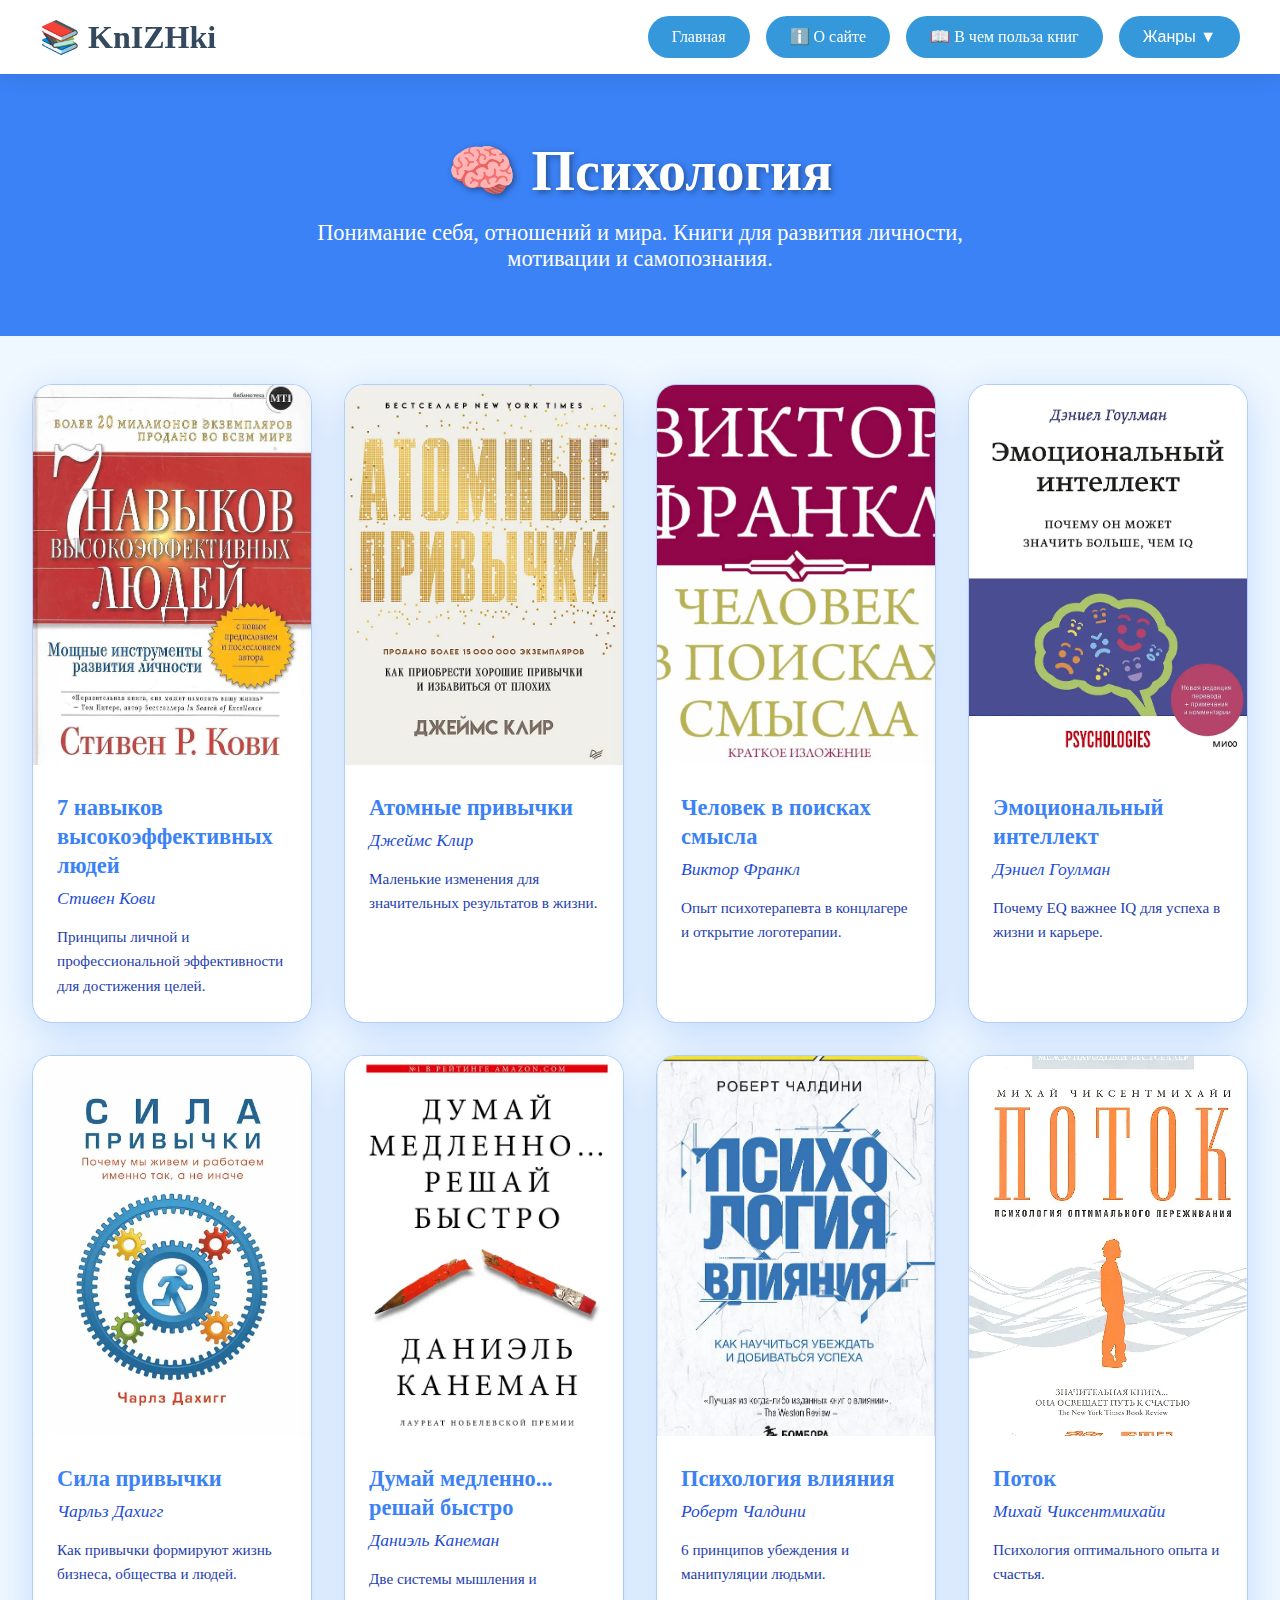
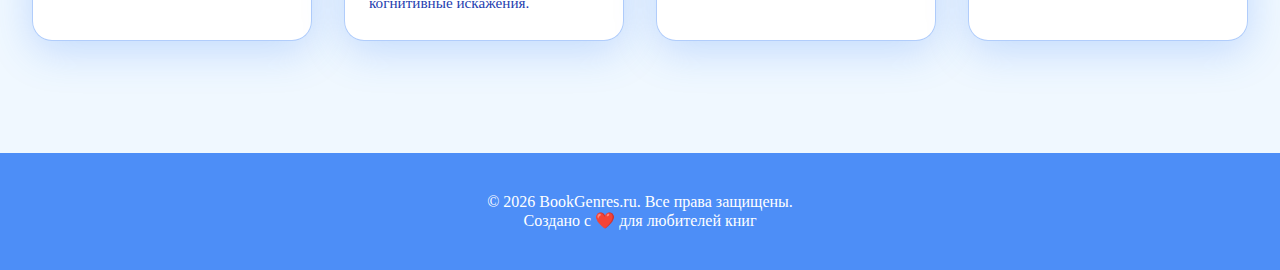
<file: psychology.html>
<!DOCTYPE html>
<html lang="ru">
<head>
<meta charset="UTF-8" />
<meta name="viewport" content="width=device-width, initial-scale=1" />
<title>🧠 Психология - Лучшие книги жанра | KnIZHki</title>
<meta name="description" content="Лучшие книги по психологии: самопознание, отношения, мотивация, развитие личности. Обложки, авторы, описания книг для развития." />
<meta name="keywords" content="психология книги, книги психология, саморазвитие, личностный рост, мотивация" />
<link rel="shortcut icon" href="img/icon.webp">
<style>
/* БАЗОВЫЕ СТИЛИ */
* { margin: 0; padding: 0; box-sizing: border-box; }

header {
    background: rgba(255,255,255,0.95);
    backdrop-filter: blur(10px);
    padding: 1rem 2rem;
    position: sticky;
    top: 0;
    z-index: 100;
    box-shadow: 0 2px 20px rgba(0,0,0,0.1);
}
nav {
    display: flex;
    justify-content: space-between;
    align-items: center;
    max-width: 1200px;
    margin: 0 auto;
    position: relative;
}
.logo {
    font-size: 2rem;
    color: #34495e;
    text-decoration: none;
    font-weight: bold;
}
.nav-links {
    display: flex;
    gap: 1rem;
    align-items: center;
}
.genres-btn { 
    background: #3498db; 
    color: white; 
    border: none; 
    padding: 0.8rem 1.5rem; 
    border-radius: 25px; 
    cursor: pointer; 
    font-size: 1rem; 
    font-weight: 500;
    line-height: 1.2;
    transition: all 0.3s; 
    text-decoration: none;
    display: inline-flex;
    align-items: center;
    justify-content: center;
    height: 2.6rem; /* фиксированная высота */
    white-space: nowrap;
    user-select: none;
}
/* убираем дефолтные стили у кнопки */
.genres-btn[type="button"] {
    appearance: none;
    -webkit-appearance: none;
    font-family: inherit;
}
.genres-btn:hover {
    background: #2980b9;
}
.hamburger {
    display: none;
    flex-direction: column;
    cursor: pointer;
    gap: 4px;
    padding: 5px;
}
.hamburger span {
    width: 25px;
    height: 3px;
    background: #34495e;
    border-radius: 3px;
    transition: 0.3s;
}
.genres-dropdown {
    position: absolute;
    top: 100%;
    right: 0;
    background: rgba(255,255,255,0.98);
    min-width: 220px;
    border-radius: 10px;
    opacity: 0;
    visibility: hidden;
    transform: translateY(-10px);
    transition: all 0.3s;
    box-shadow: 0 10px 30px rgba(0,0,0,0.15);
    flex-direction: column;
}
.genres-dropdown.active {
    opacity: 1;
    visibility: visible;
    transform: translateY(0);
}
.genres-dropdown a {
    display: block;
    padding: 1rem;
    color: #2c3e50;
    text-decoration: none;
    border-bottom: 1px solid #ecf0f1;
    transition: background 0.3s;
    font-weight: 500;
}
.genres-dropdown a:hover {
    background: #3498db;
    color: white;
}

/* ОСНОВНЫЕ СТИЛИ - СИНИЕ/ФИОЛЕТОВЫЕ ОТТЕНКИ */
body {
    font-family: 'Georgia', serif;
    background: #f0f8ff;
    min-height: 100vh;
    color: #2c3e50;
    margin: 0;
}
.genre-hero {
    background: #3b82f6;
    color: white;
    padding: 4rem 2rem;
    text-align: center;
}
.genre-hero h1 {
    font-size: 3.5rem;
    margin-bottom: 1rem;
    text-shadow: 2px 2px 6px rgba(0,0,0,0.4);
    font-weight: bold;
}
.genre-hero p {
    font-size: 1.4rem;
    max-width: 700px;
    margin: 0 auto;
}
.genre-grid {
    display: grid;
    grid-template-columns: repeat(auto-fit, minmax(280px, 1fr));
    gap: 2rem;
    padding: 3rem 2rem;
    max-width: 1400px;
    margin: 0 auto 4rem auto;
}
.book-card {
    background: rgba(255,255,255,0.95);
    border-radius: 20px;
    overflow: hidden;
    transition: all 0.4s;
    box-shadow: 0 10px 40px rgba(59,130,246,0.25);
    cursor: pointer;
    border: 1px solid rgba(59,130,246,0.4);
}
.book-card:hover {
    transform: translateY(-10px) scale(1.02);
    box-shadow: 0 25px 60px rgba(59,130,246,0.35);
}
.book-cover {
    width: 100%;
    height: 380px;
    object-fit: cover;
}
.book-info {
    padding: 1.5rem;
}
.book-title {
    font-size: 1.4rem;
    font-weight: bold;
    margin-bottom: 0.5rem;
    color: #3b82f6;
    line-height: 1.3;
}
.book-author {
    color: #1d4ed8;
    font-size: 1.1rem;
    font-style: italic;
    margin-bottom: 1rem;
}
.book-desc {
    line-height: 1.6;
    color: #1e40af;
    font-size: 0.95rem;
}
footer {
    background: rgba(59,130,246,0.9);
    color: white;
    text-align: center;
    padding: 2.5rem;
    margin-top: 4rem;
}
footer a {
    color: #60a5fa;
    text-decoration: none;
}
footer a:hover {
    text-decoration: underline;
}

/* АДАПТИВНОСТЬ ШАПКИ */
@media (max-width: 1024px) {
    .nav-links { gap: 0.5rem; }
    .genres-btn {
        padding: 0.7rem 1.2rem;
        font-size: 0.95rem;
        height: 2.4rem;
    }
}
@media (max-width: 768px) {
    header { padding: 0.8rem 1.5rem; }
    .logo { font-size: 1.6rem; }
    .nav-links {
        display: none;
        position: absolute;
        top: 100%;
        left: 0;
        width: 100%;
        background: rgba(255,255,255,0.98);
        flex-direction: column;
        padding: 1rem;
        box-shadow: 0 5px 20px rgba(0,0,0,0.1);
        gap: 0.5rem;
    }
    .nav-links.active { display: flex; }
    .hamburger { display: flex; }
    .genres-dropdown { 
        right: auto; 
        left: 0; 
        width: 100%; 
        min-width: auto;
        border-radius: 0;
    }
    .genre-hero { padding: 2.5rem 1rem; }
    .genre-hero h1 { font-size: 2.5rem; }
    .genre-hero p { font-size: 1.2rem; }
    .genre-grid {
        grid-template-columns: repeat(auto-fit, minmax(250px, 1fr));
        gap: 1.5rem;
        padding: 2rem 1rem;
    }
}
@media (max-width: 480px) {
    header { padding: 0.7rem 1rem; }
    .logo { font-size: 1.4rem; }
    .genres-btn { 
        padding: 0.6rem 1rem; 
        font-size: 0.9rem; 
        height: 2.2rem;
    }
    .genre-hero { padding: 2rem 1rem; }
    .genre-hero h1 { font-size: 2rem; }
    .genre-grid {
        grid-template-columns: 1fr;
        gap: 1.5rem;
        padding: 1.5rem 1rem;
    }
    .book-cover { height: 300px; }
}
</style>
</head>
<body>
<header>
    <nav>
        <a href="index.html" class="logo">📚 KnIZHki</a>
        
        <div class="nav-links" id="navLinks">
            <a href="index.html" class="genres-btn">Главная</a>
            <a href="about.html" class="genres-btn">ℹ️ О сайте</a>
            <a href="benefits.html" class="genres-btn">📖 В чем польза книг</a>
            <button class="genres-btn" onclick="toggleGenres()">Жанры ▼</button>
        </div>
        
        <div class="hamburger" id="hamburger" onclick="toggleMobileMenu()">
            <span></span>
            <span></span>
            <span></span>
        </div>
        
        <div class="genres-dropdown" id="genresDropdown">
            <a href="detective.html">🔍 Детективы</a>
            <a href="romance.html">💕 Романтика</a>
            <a href="horror.html">👻 Ужасы</a>
            <a href="thriller.html">⚡ Триллеры</a>
            <a href="psychology.html">🧠 Психология</a>
            <a href="fantasy.html">✨ Фэнтези</a>
        </div>
    </nav>
</header>

<section class="genre-hero">
    <h1>🧠 Психология</h1>
    <p>Понимание себя, отношений и мира. Книги для развития личности, мотивации и самопознания.</p>
</section>

<section class="genre-grid">
    <div class="book-card">
        <img src="img/7_habits.webp" alt="7 навыков" class="book-cover" />
        <div class="book-info">
            <div class="book-title">7 навыков высокоэффективных людей</div>
            <div class="book-author">Стивен Кови</div>
            <div class="book-desc">Принципы личной и профессиональной эффективности для достижения целей.</div>
        </div>
    </div>
    <div class="book-card">
        <img src="img/atomic_habits.webp" alt="Атомные привычки" class="book-cover" />
        <div class="book-info">
            <div class="book-title">Атомные привычки</div>
            <div class="book-author">Джеймс Клир</div>
            <div class="book-desc">Маленькие изменения для значительных результатов в жизни.</div>
        </div>
    </div>
    <div class="book-card">
        <img src="img/man_search_meaning.webp" alt="Человек в поисках смысла" class="book-cover" />
        <div class="book-info">
            <div class="book-title">Человек в поисках смысла</div>
            <div class="book-author">Виктор Франкл</div>
            <div class="book-desc">Опыт психотерапевта в концлагере и открытие логотерапии.</div>
        </div>
    </div>
    <div class="book-card">
        <img src="img/emotional_intelligence.webp" alt="Эмоциональный интеллект" class="book-cover" />
        <div class="book-info">
            <div class="book-title">Эмоциональный интеллект</div>
            <div class="book-author">Дэниел Гоулман</div>
            <div class="book-desc">Почему EQ важнее IQ для успеха в жизни и карьере.</div>
        </div>
    </div>
    <div class="book-card">
        <img src="img/power_of_habit.webp" alt="Сила привычки" class="book-cover" />
        <div class="book-info">
            <div class="book-title">Сила привычки</div>
            <div class="book-author">Чарльз Дахигг</div>
            <div class="book-desc">Как привычки формируют жизнь бизнеса, общества и людей.</div>
        </div>
    </div>
    <div class="book-card">
        <img src="img/thinking_fast_slow.webp" alt="Думай медленно... решай быстро" class="book-cover" />
        <div class="book-info">
            <div class="book-title">Думай медленно... решай быстро</div>
            <div class="book-author">Даниэль Канеман</div>
            <div class="book-desc">Две системы мышления и когнитивные искажения.</div>
        </div>
    </div>
    <div class="book-card">
        <img src="img/influence.webp" alt="Психология влияния" class="book-cover" />
        <div class="book-info">
            <div class="book-title">Психология влияния</div>
            <div class="book-author">Роберт Чалдини</div>
            <div class="book-desc">6 принципов убеждения и манипуляции людьми.</div>
        </div>
    </div>
    <div class="book-card">
        <img src="img/flow.webp" alt="Поток" class="book-cover" />
        <div class="book-info">
            <div class="book-title">Поток</div>
            <div class="book-author">Михай Чиксентмихайи</div>
            <div class="book-desc">Психология оптимального опыта и счастья.</div>
        </div>
    </div>
</section>

<footer>
    <p>&copy; 2026 BookGenres.ru. Все права защищены.</p>
    <p>Создано с ❤️ для любителей книг</p>
</footer>

<script>
function toggleGenres() {
    document.getElementById('genresDropdown').classList.toggle('active');
}

function toggleMobileMenu() {
    const navLinks = document.getElementById('navLinks');
    const hamburger = document.getElementById('hamburger');
    navLinks.classList.toggle('active');
    hamburger.classList.toggle('active');
}

document.addEventListener('click', (e) => {
    const dropdown = document.getElementById('genresDropdown');
    const hamburger = document.getElementById('hamburger');
    const navLinks = document.getElementById('navLinks');
    
    if (!e.target.closest('.genres-btn') && !e.target.closest('#genresDropdown')) {
        dropdown.classList.remove('active');
    }
    
    if (!e.target.closest('.hamburger') && !e.target.closest('.nav-links')) {
        navLinks.classList.remove('active');
        hamburger.classList.remove('active');
    }
});
</script>
</body>
</html>
</file>
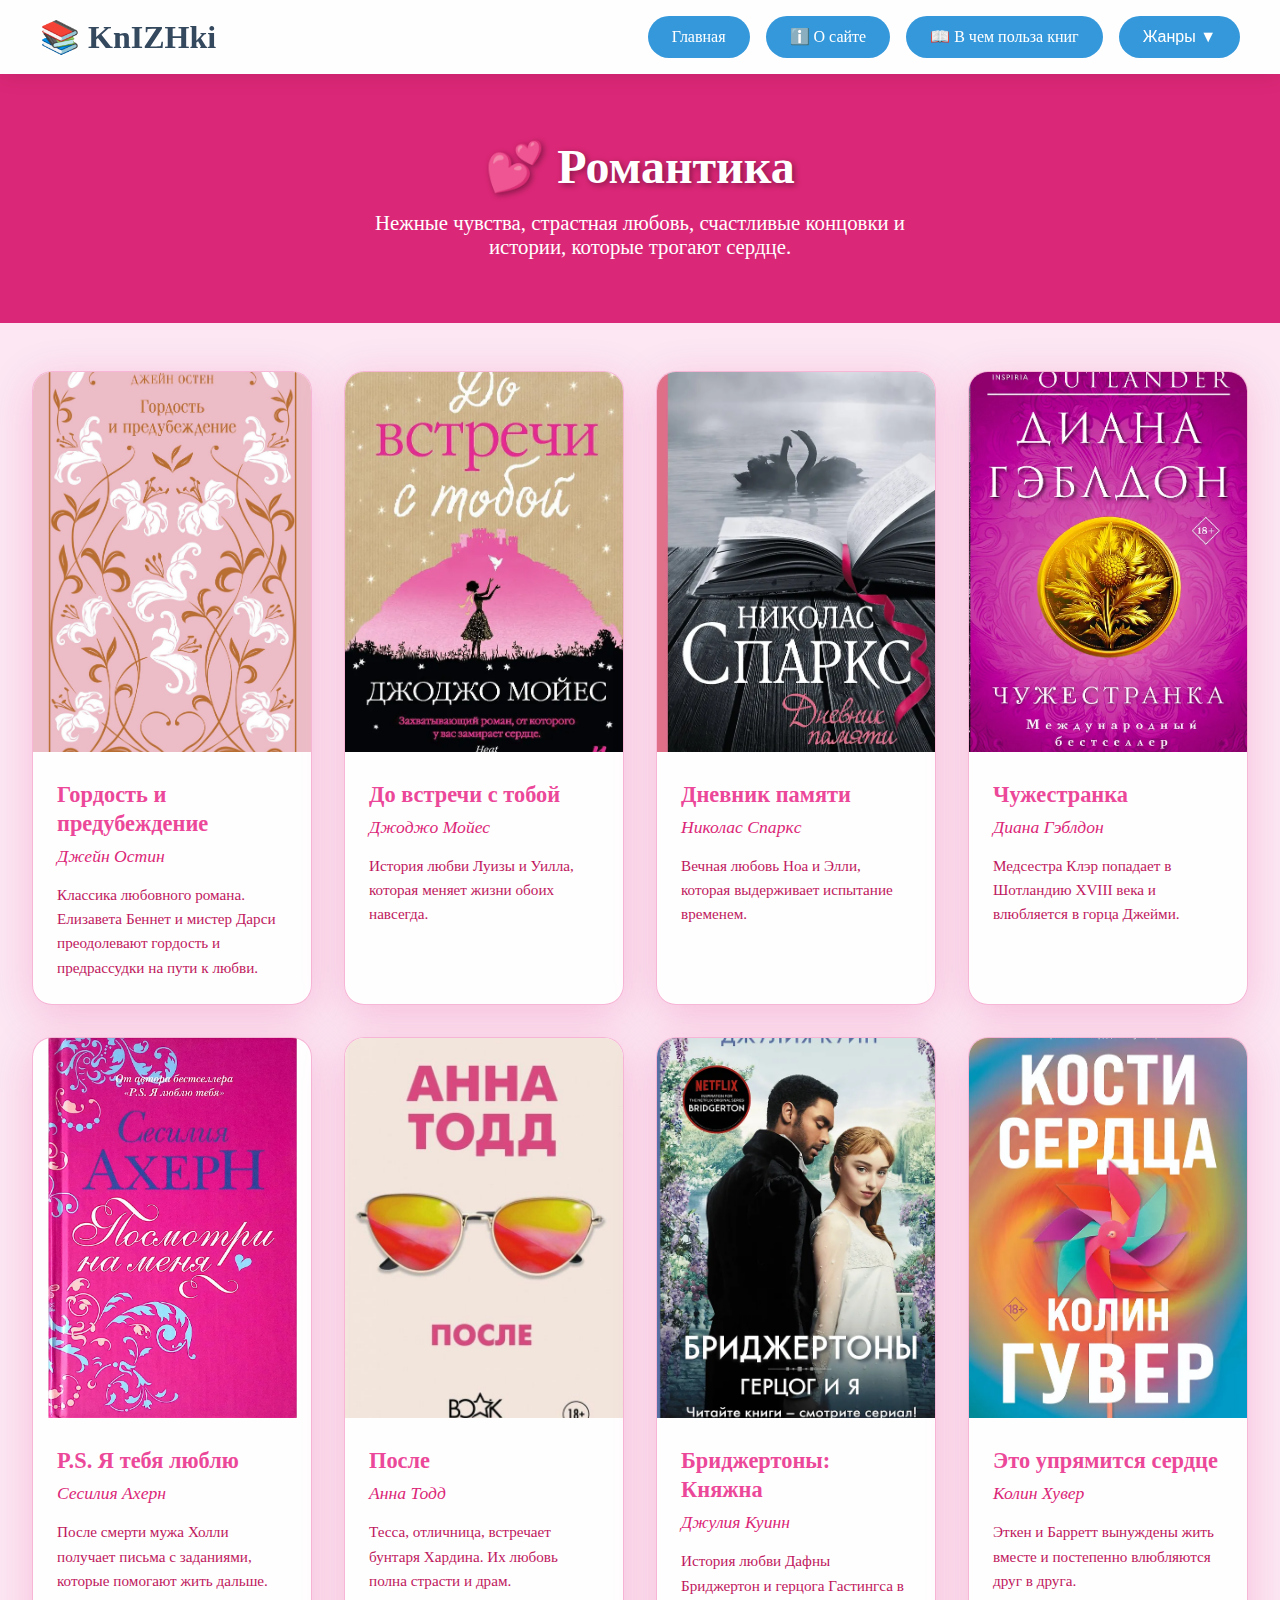
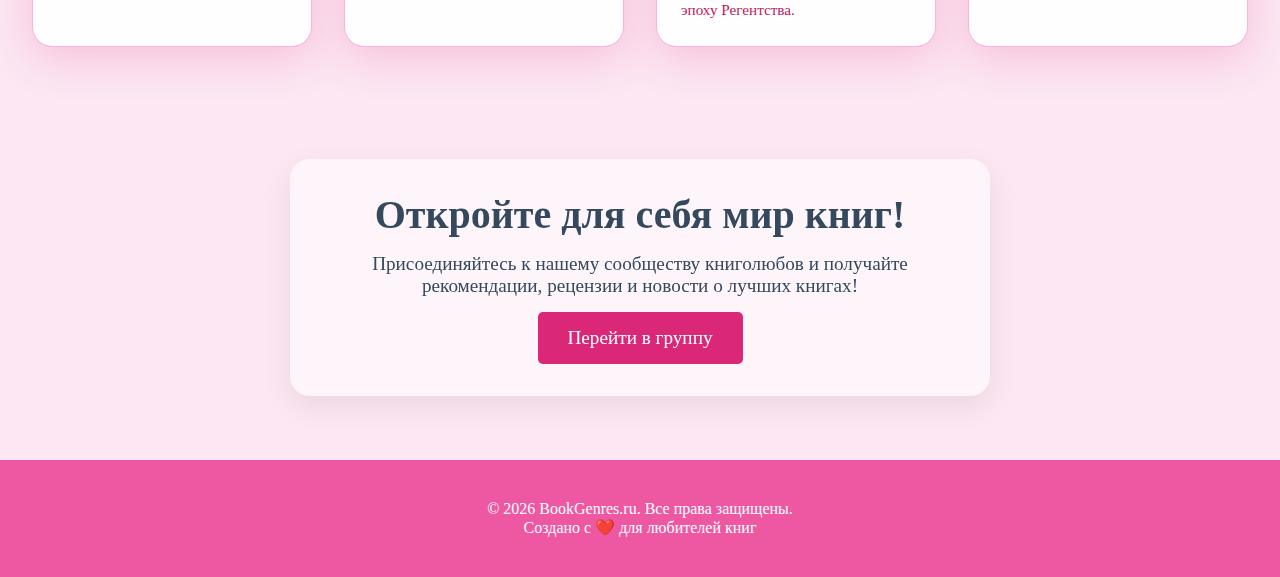
<file: romance.html>
<!DOCTYPE html>
<html lang="ru">
<head>
<meta charset="UTF-8" />
<meta name="viewport" content="width=device-width, initial-scale=1" />
<title>💕 Романтика - Лучшие книги жанра | KnIZHki</title>
<meta name="description" content="Лучшие книги романтики: страстная любовь, нежные чувства, счастливые концовки. Обложки, авторы, описания популярных любовных романов." />
<meta name="keywords" content="романтика книги, любовные романы, книги романтика, мелодрамы, любовные истории" />
<link rel="stylesheet" href="styles/style.css">
<link rel="shortcut icon" href="img/favicon.ico">
<style>
* { margin: 0; padding: 0; box-sizing: border-box; }

header {
    background: rgba(255,255,255,0.95);
    backdrop-filter: blur(10px);
    padding: 1rem 2rem;
    position: sticky;
    top: 0;
    z-index: 100;
    box-shadow: 0 2px 20px rgba(0,0,0,0.1);
}
nav {
    display: flex;
    justify-content: space-between;
    align-items: center;
    max-width: 1200px;
    margin: 0 auto;
    position: relative;
}
.logo {
    font-size: 2rem;
    color: #34495e;
    text-decoration: none;
    font-weight: bold;
}
.nav-links {
    display: flex;
    gap: 1rem;
    align-items: center;
}
.genres-btn { 
    background: #3498db; 
    color: white; 
    border: none; 
    padding: 0.8rem 1.5rem; 
    border-radius: 25px; 
    cursor: pointer; 
    font-size: 1rem; 
    font-weight: 500;
    line-height: 1.2;
    transition: all 0.3s; 
    text-decoration: none;
    display: inline-flex;
    align-items: center;
    justify-content: center;
    height: 2.6rem; 
    white-space: nowrap;
    user-select: none;
}
.genres-btn[type="button"] {
    appearance: none;
    -webkit-appearance: none;
    font-family: inherit;
}
.genres-btn:hover {
    background: #2980b9;
}
.hamburger {
    display: none;
    flex-direction: column;
    cursor: pointer;
    gap: 4px;
    padding: 5px;
}
.hamburger span {
    width: 25px;
    height: 3px;
    background: #34495e;
    border-radius: 3px;
    transition: 0.3s;
}
.genres-dropdown {
    position: absolute;
    top: 100%;
    right: 0;
    background: rgba(255,255,255,0.98);
    min-width: 220px;
    border-radius: 10px;
    opacity: 0;
    visibility: hidden;
    transform: translateY(-10px);
    transition: all 0.3s;
    box-shadow: 0 10px 30px rgba(0,0,0,0.15);
    flex-direction: column;
}
.genres-dropdown.active {
    opacity: 1;
    visibility: visible;
    transform: translateY(0);
}
.genres-dropdown a {
    display: block;
    padding: 1rem;
    color: #2c3e50;
    text-decoration: none;
    border-bottom: 1px solid #ecf0f1;
    transition: background 0.3s;
    font-weight: 500;
}
.genres-dropdown a:hover {
    background: #3498db;
    color: white;
}

body {
    font-family: 'Georgia', serif;
    background: #fce7f3;
    min-height: 100vh;
    color: #4a2c4a;
    margin: 0;
}
.genre-hero {
    background: #db2777;
    color: white;
    padding: 4rem 2rem;
    text-align: center;
}
.genre-hero h1 {
    font-size: 3rem;
    margin-bottom: 1rem;
    text-shadow: 2px 2px 6px rgba(0,0,0,0.4);
}
.genre-hero p {
    font-size: 1.3rem;
    max-width: 600px;
    margin: 0 auto;
}
.genre-grid {
    display: grid;
    grid-template-columns: repeat(auto-fit, minmax(280px, 1fr));
    gap: 2rem;
    padding: 3rem 2rem;
    max-width: 1400px;
    margin: 0 auto 4rem auto;
}
.book-card {
    background: rgba(255,255,255,0.95);
    border-radius: 20px;
    overflow: hidden;
    transition: all 0.4s;
    box-shadow: 0 10px 40px rgba(236,72,153,0.25);
    cursor: pointer;
    border: 1px solid rgba(236,72,153,0.4);
}
.book-card:hover {
    transform: translateY(-15px) scale(1.02);
    box-shadow: 0 25px 60px rgba(236,72,153,0.35);
}
.book-cover {
    width: 100%;
    height: 380px;
    object-fit: cover;
}
.book-info {
    padding: 1.5rem;
}
.book-title {
    font-size: 1.4rem;
    font-weight: bold;
    margin-bottom: 0.5rem;
    color: #ec4899;
    line-height: 1.3;
}
.book-author {
    color: #db2777;
    font-size: 1.1rem;
    font-style: italic;
    margin-bottom: 1rem;
}
.book-desc {
    line-height: 1.6;
    color: #be185d;
    font-size: 0.95rem;
}
footer {
    background: rgba(236,72,153,0.9);
    color: white;
    text-align: center;
    padding: 2.5rem;
    margin-top: 4rem;
}
footer a {
    color: #f8cde3;
    text-decoration: none;
}
footer a:hover {
    text-decoration: underline;
}
.cta-button {
    background-color: #db2777 !important;
}
.cta-button:hover {
    background-color: #be185d !important;
}

@media (max-width: 1024px) {
    .nav-links { gap: 0.5rem; }
    .genres-btn {
        padding: 0.7rem 1.2rem;
        font-size: 0.95rem;
        height: 2.4rem;
    }
}
@media (max-width: 768px) {
    header { padding: 0.8rem 1.5rem; }
    .logo { font-size: 1.6rem; }
    .nav-links {
        display: none;
        position: absolute;
        top: 100%;
        left: 0;
        width: 100%;
        background: rgba(255,255,255,0.98);
        flex-direction: column;
        padding: 1rem;
        box-shadow: 0 5px 20px rgba(0,0,0,0.1);
        gap: 0.5rem;
    }
    .nav-links.active { display: flex; }
    .hamburger { display: flex; }
    .genres-dropdown { 
        right: auto; 
        left: 0; 
        width: 100%; 
        min-width: auto;
        border-radius: 0;
    }
    .genre-hero { padding: 2rem 1rem; }
    .genre-hero h1 { font-size: 2.2rem; }
    .genre-grid { 
        grid-template-columns: 1fr; 
        gap: 1.5rem; 
        padding: 2rem 1rem;
    }
    .book-cover { height: 300px; }
}
@media (max-width: 480px) {
    header { padding: 0.7rem 1rem; }
    .logo { font-size: 1.4rem; }
    .genres-btn { 
        padding: 0.6rem 1rem; 
        font-size: 0.9rem; 
        height: 2.2rem;
    }
    .genre-hero { padding: 1.5rem 1rem; }
    .genre-hero h1 { font-size: 1.8rem; }
    .genre-hero p { font-size: 1.1rem; }
    .book-info { padding: 1.2rem; }
}
</style>
</head>
<body>
<header>
    <nav>
        <a href="index.html" class="logo">📚 KnIZHki</a>
        
        <div class="nav-links" id="navLinks">
            <a href="index.html" class="genres-btn">Главная</a>
            <a href="about.html" class="genres-btn">ℹ️ О сайте</a>
            <a href="benefits.html" class="genres-btn">📖 В чем польза книг</a>
            <button class="genres-btn" onclick="toggleGenres()">Жанры ▼</button>
        </div>
        
        <div class="hamburger" id="hamburger" onclick="toggleMobileMenu()">
            <span></span>
            <span></span>
            <span></span>
        </div>
        
        <div class="genres-dropdown" id="genresDropdown">
            <a href="detective.html">🔍 Детективы</a>
            <a href="romance.html">💕 Романтика</a>
            <a href="horror.html">👻 Ужасы</a>
            <a href="thriller.html">⚡ Триллеры</a>
            <a href="psychology.html">🧠 Психология</a>
            <a href="fantasy.html">✨ Фэнтези</a>
        </div>
    </nav>
</header>

<section class="genre-hero">
    <h1>💕 Романтика</h1>
    <p>Нежные чувства, страстная любовь, счастливые концовки и истории, которые трогают сердце.</p>
</section>

<section class="genre-grid">
    <div class="book-card">
        <img src="img/pride_and_prejudice.webp" alt="Гордость и предубеждение" class="book-cover" title="Гордость и предубеждение" />
        <div class="book-info">
            <div class="book-title">Гордость и предубеждение</div>
            <div class="book-author">Джейн Остин</div>
            <div class="book-desc">Классика любовного романа. Елизавета Беннет и мистер Дарси преодолевают гордость и предрассудки на пути к любви.</div>
        </div>
    </div>
    <div class="book-card">
        <img src="img/me_before_you.webp" alt="До встречи с тобой" class="book-cover" title="До встречи с тобой" />
        <div class="book-info">
            <div class="book-title">До встречи с тобой</div>
            <div class="book-author">Джоджо Мойес</div>
            <div class="book-desc">История любви Луизы и Уилла, которая меняет жизни обоих навсегда.</div>
        </div>
    </div>
    <div class="book-card">
        <img src="img/the_notebook.webp" alt="Дневник памяти" class="book-cover" title="Дневник памяти" />
        <div class="book-info">
            <div class="book-title">Дневник памяти</div>
            <div class="book-author">Николас Спаркc</div>
            <div class="book-desc">Вечная любовь Ноа и Элли, которая выдерживает испытание временем.</div>
        </div>
    </div>
    <div class="book-card">
        <img src="img/tlander.webp" alt="Чужестранка" class="book-cover" title="Чужестранка" />
        <div class="book-info">
            <div class="book-title">Чужестранка</div>
            <div class="book-author">Диана Гэблдон</div>
            <div class="book-desc">Медсестра Клэр попадает в Шотландию XVIII века и влюбляется в горца Джейми.</div>
        </div>
    </div>
    <div class="book-card">
        <img src="img/i_love_you.webp" alt="P.S. Я тебя люблю" class="book-cover" title="P.S. Я тебя люблю" />
        <div class="book-info">
            <div class="book-title">P.S. Я тебя люблю</div>
            <div class="book-author">Сесилия Ахерн</div>
            <div class="book-desc">После смерти мужа Холли получает письма с заданиями, которые помогают жить дальше.</div>
        </div>
    </div>
    <div class="book-card">
        <img src="img/after.webp" alt="После" class="book-cover" title="После" />
        <div class="book-info">
            <div class="book-title">После</div>
            <div class="book-author">Анна Тодд</div>
            <div class="book-desc">Тесса, отличница, встречает бунтаря Хардина. Их любовь полна страсти и драм.</div>
        </div>
    </div>
    <div class="book-card">
        <img src="img/bridgerton.webp" alt="Бриджертоны" class="book-cover" title="Бриджертоны" />
        <div class="book-info">
            <div class="book-title">Бриджертоны: Княжна</div>
            <div class="book-author">Джулия Куинн</div>
            <div class="book-desc">История любви Дафны Бриджертон и герцога Гастингса в эпоху Регентства.</div>
        </div>
    </div>
    <div class="book-card">
        <img src="img/colleen_hoover.webp" alt="Это упрямится сердце" class="book-cover" title="Это упрямится в сердце" />
        <div class="book-info">
            <div class="book-title">Это упрямится сердце</div>
            <div class="book-author">Колин Хувер</div>
            <div class="book-desc">Эткен и Барретт вынуждены жить вместе и постепенно влюбляются друг в друга.</div>
        </div>
    </div>
</section>

<div class="cta-container">
    <h1>Откройте для себя мир книг!</h1>
    <p>Присоединяйтесь к нашему сообществу книголюбов и получайте рекомендации, рецензии и новости о лучших книгах!</p>
    <a href="https://vk.com/" target="_blank" rel="nofollow noopener noreferrer" title="Группа ВК" class="cta-button">Перейти в группу</a>
</div>

<footer>
    <p>&copy; 2026 BookGenres.ru. Все права защищены.</p>
    <p>Создано с ❤️ для любителей книг</p>
</footer>

<script>
function toggleGenres() {
    document.getElementById('genresDropdown').classList.toggle('active');
}

function toggleMobileMenu() {
    const navLinks = document.getElementById('navLinks');
    const hamburger = document.getElementById('hamburger');
    navLinks.classList.toggle('active');
    hamburger.classList.toggle('active');
}

document.addEventListener('click', (e) => {
    const dropdown = document.getElementById('genresDropdown');
    const hamburger = document.getElementById('hamburger');
    const navLinks = document.getElementById('navLinks');
    
    if (!e.target.closest('.genres-btn') && !e.target.closest('#genresDropdown')) {
        dropdown.classList.remove('active');
    }
    
    if (!e.target.closest('.hamburger') && !e.target.closest('.nav-links')) {
        navLinks.classList.remove('active');
        hamburger.classList.remove('active');
    }
});
</script>
</body>
</html>
</file>
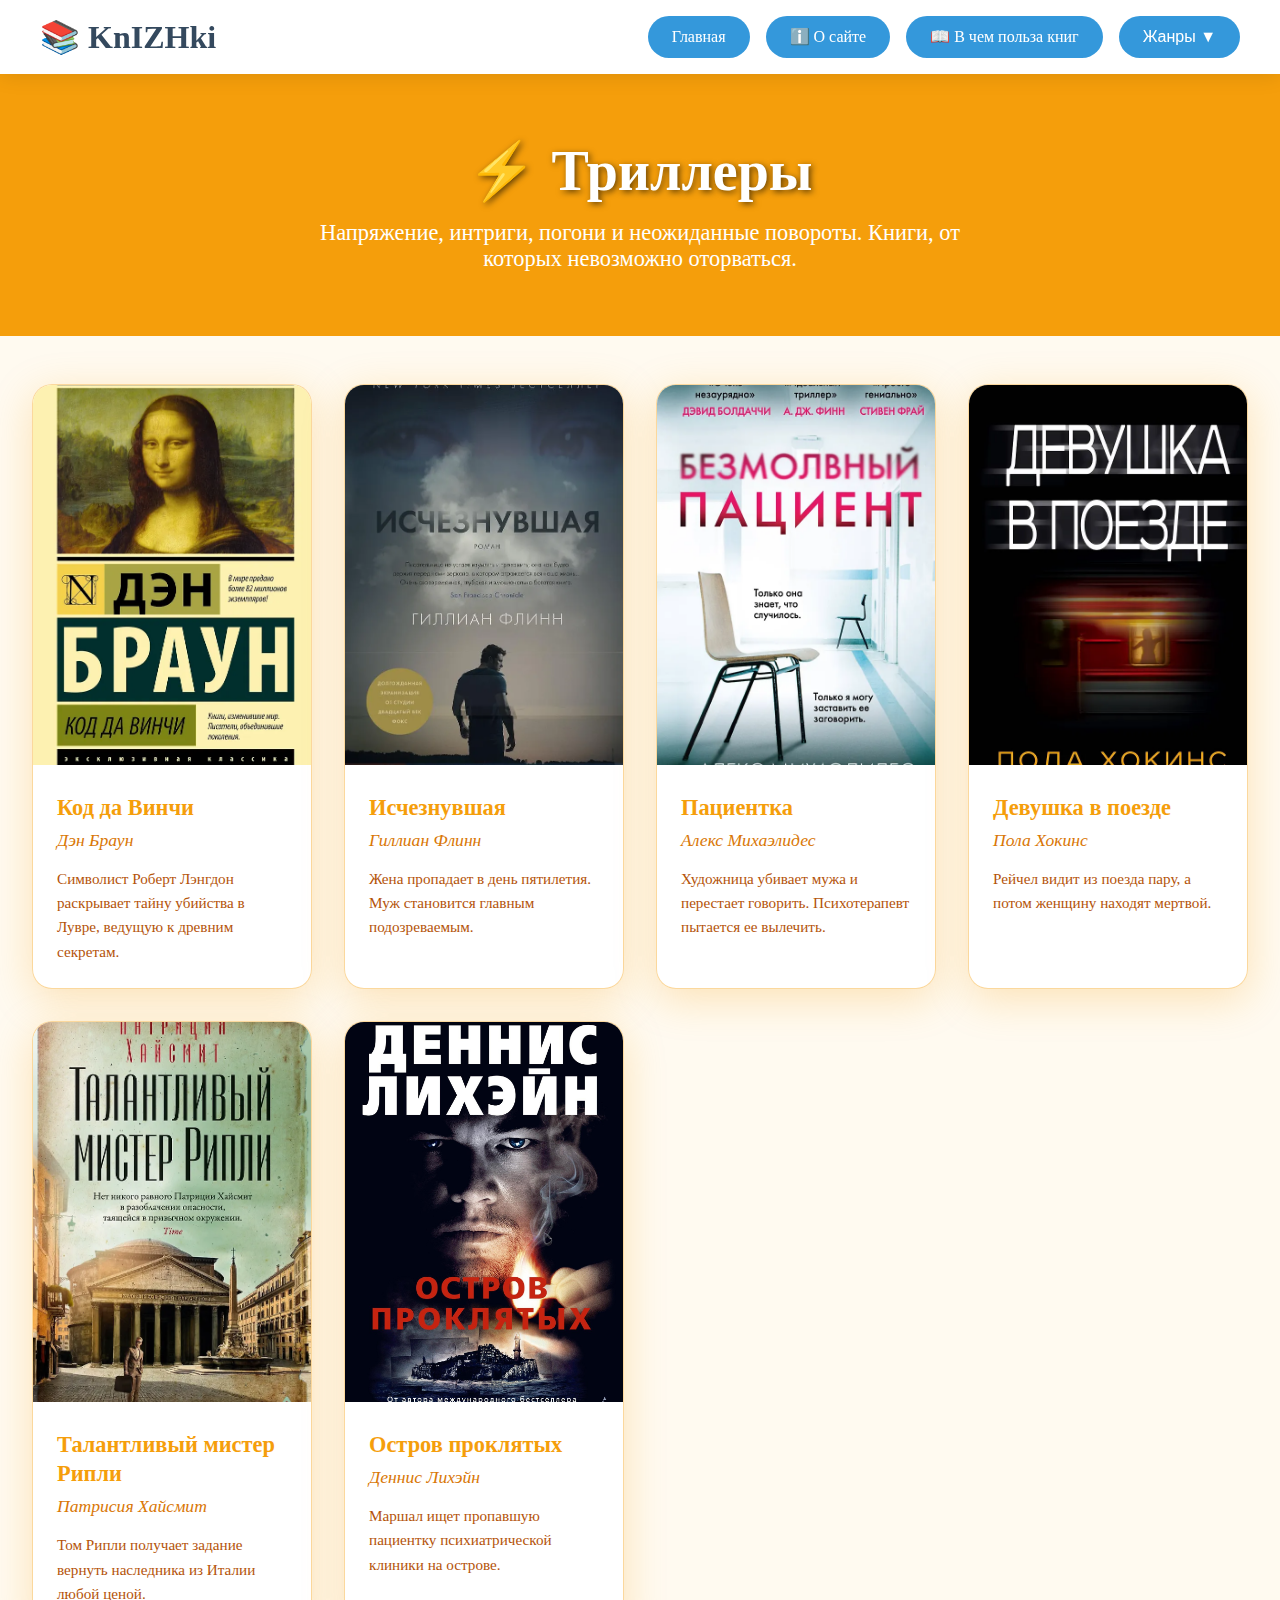
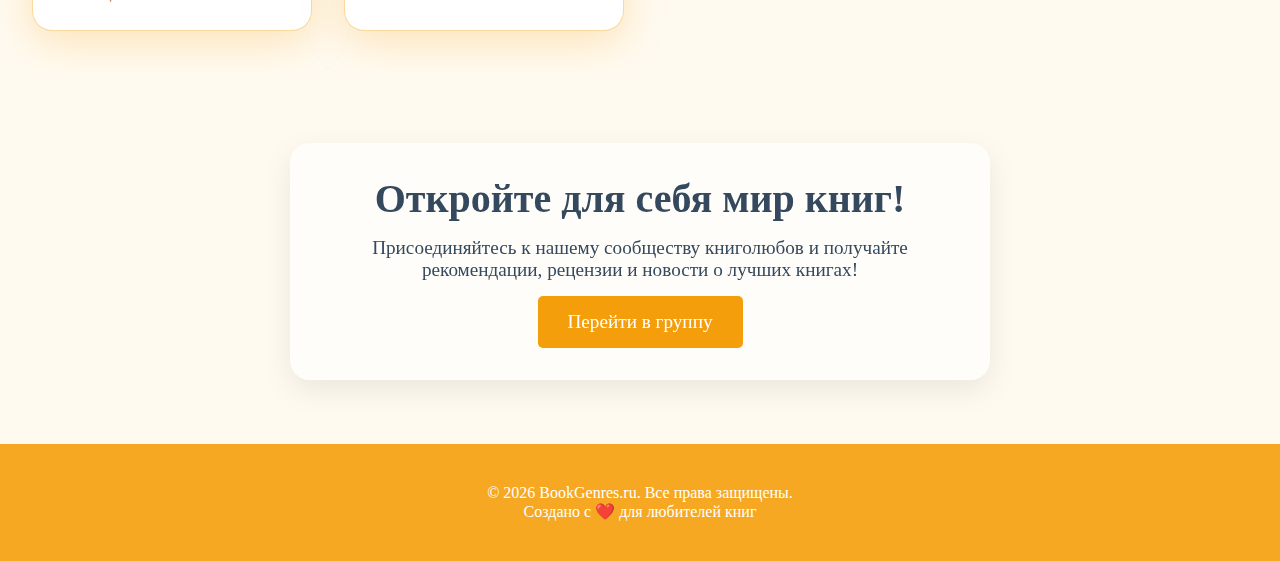
<file: thriller.html>
<!DOCTYPE html>
<html lang="ru">
<head>
<meta charset="UTF-8" />
<meta name="viewport" content="width=device-width, initial-scale=1" />
<title>⚡ Триллеры - Лучшие книги жанра | KnIZHki</title>
<meta name="description" content="Лучшие книги триллеров: интриги, погони, психологическое напряжение. Обложки, авторов, описания захватывающих триллеров." />
<meta name="keywords" content="триллеры книги, книги триллеры, психологические триллеры, детективные триллеры, suspense" />
<link rel="shortcut icon" href="img/icon.webp">
<link rel="stylesheet" href="styles/style.css">
<style>
* { margin: 0; padding: 0; box-sizing: border-box; }

header {
    background: rgba(255,255,255,0.95);
    backdrop-filter: blur(10px);
    padding: 1rem 2rem;
    position: sticky;
    top: 0;
    z-index: 100;
    box-shadow: 0 2px 20px rgba(0,0,0,0.1);
}
nav {
    display: flex;
    justify-content: space-between;
    align-items: center;
    max-width: 1200px;
    margin: 0 auto;
    position: relative;
}
.logo {
    font-size: 2rem;
    color: #34495e;
    text-decoration: none;
    font-weight: bold;
}
.nav-links {
    display: flex;
    gap: 1rem;
    align-items: center;
}
.genres-btn { 
    background: #3498db; 
    color: white; 
    border: none; 
    padding: 0.8rem 1.5rem; 
    border-radius: 25px; 
    cursor: pointer; 
    font-size: 1rem; 
    font-weight: 500;
    line-height: 1.2;
    transition: all 0.3s; 
    text-decoration: none;
    display: inline-flex;
    align-items: center;
    justify-content: center;
    height: 2.6rem; 
    white-space: nowrap;
    user-select: none;
}

.genres-btn[type="button"] {
    appearance: none;
    -webkit-appearance: none;
    font-family: inherit;
}
.genres-btn:hover {
    background: #2980b9;
}
.hamburger {
    display: none;
    flex-direction: column;
    cursor: pointer;
    gap: 4px;
    padding: 5px;
}
.hamburger span {
    width: 25px;
    height: 3px;
    background: #34495e;
    border-radius: 3px;
    transition: 0.3s;
}
.genres-dropdown {
    position: absolute;
    top: 100%;
    right: 0;
    background: rgba(255,255,255,0.98);
    min-width: 220px;
    border-radius: 10px;
    opacity: 0;
    visibility: hidden;
    transform: translateY(-10px);
    transition: all 0.3s;
    box-shadow: 0 10px 30px rgba(0,0,0,0.15);
    flex-direction: column;
}
.genres-dropdown.active {
    opacity: 1;
    visibility: visible;
    transform: translateY(0);
}
.genres-dropdown a {
    display: block;
    padding: 1rem;
    color: #2c3e50;
    text-decoration: none;
    border-bottom: 1px solid #ecf0f1;
    transition: background 0.3s;
    font-weight: 500;
}
.genres-dropdown a:hover {
    background: #3498db;
    color: white;
}

body {
    font-family: 'Georgia', serif;
    background: #fffaf0;
    min-height: 100vh;
    color: #5f3d1a;
    margin: 0;
}
.genre-hero {
    background: #f59e0b;
    color: white;
    padding: 4rem 2rem;
    text-align: center;
}
.genre-hero h1 {
    font-size: 3.5rem;
    margin-bottom: 1rem;
    text-shadow: 2px 2px 6px rgba(0,0,0,0.6);
    font-weight: bold;
}
.genre-hero p {
    font-size: 1.4rem;
    max-width: 700px;
    margin: 0 auto;
}
.genre-grid {
    display: grid;
    grid-template-columns: repeat(auto-fit, minmax(280px, 1fr));
    gap: 2rem;
    padding: 3rem 2rem;
    max-width: 1400px;
    margin: 0 auto 4rem auto;
}
.book-card {
    background: rgba(255,255,255,0.95);
    border-radius: 20px;
    overflow: hidden;
    transition: all 0.4s;
    box-shadow: 0 10px 40px rgba(245,158,11,0.25);
    cursor: pointer;
    border: 1px solid rgba(245,158,11,0.4);
}
.book-card:hover {
    transform: translateY(-10px) scale(1.02);
    box-shadow: 0 25px 60px rgba(245,158,11,0.35);
}
.book-cover {
    width: 100%;
    height: 380px;
    object-fit: cover;
}
.book-info {
    padding: 1.5rem;
}
.book-title {
    font-size: 1.4rem;
    font-weight: bold;
    margin-bottom: 0.5rem;
    color: #f59e0b;
    line-height: 1.3;
}
.book-author {
    color: #d97706;
    font-size: 1.1rem;
    font-style: italic;
    margin-bottom: 1rem;
}
.book-desc {
    line-height: 1.6;
    color: #b45309;
    font-size: 0.95rem;
}
footer {
    background: rgba(245,158,11,0.9);
    color: white;
    text-align: center;
    padding: 2.5rem;
    margin-top: 4rem;
}
footer a {
    color: #fbbf24;
    text-decoration: none;
}
footer a:hover {
    text-decoration: underline;
}
.cta-button {
    background-color: #f59e0b !important;
}
.cta-button:hover {
    background-color: #d97706 !important;
}

/* АДАПТИВНОСТЬ ШАПКИ */
@media (max-width: 1024px) {
    .nav-links { gap: 0.5rem; }
    .genres-btn {
        padding: 0.7rem 1.2rem;
        font-size: 0.95rem;
        height: 2.4rem;
    }
}
@media (max-width: 768px) {
    header { padding: 0.8rem 1.5rem; }
    .logo { font-size: 1.6rem; }
    .nav-links {
        display: none;
        position: absolute;
        top: 100%;
        left: 0;
        width: 100%;
        background: rgba(255,255,255,0.98);
        flex-direction: column;
        padding: 1rem;
        box-shadow: 0 5px 20px rgba(0,0,0,0.1);
        gap: 0.5rem;
    }
    .nav-links.active { display: flex; }
    .hamburger { display: flex; }
    .genres-dropdown { 
        right: auto; 
        left: 0; 
        width: 100%; 
        min-width: auto;
        border-radius: 0;
    }
    .genre-hero { padding: 2rem 1rem; }
    .genre-hero h1 { font-size: 2.5rem; }
    .genre-grid {
        grid-template-columns: repeat(auto-fit, minmax(250px, 1fr));
        gap: 1.5rem;
        padding: 2rem 1rem;
    }
}
@media (max-width: 480px) {
    header { padding: 0.7rem 1rem; }
    .logo { font-size: 1.4rem; }
    .genres-btn { 
        padding: 0.6rem 1rem; 
        font-size: 0.9rem; 
        height: 2.2rem;
    }
    .genre-hero { padding: 1.5rem 1rem; }
    .genre-hero h1 { font-size: 2rem; }
    .genre-grid {
        grid-template-columns: 1fr;
        gap: 1.5rem;
        padding: 1.5rem 1rem;
    }
    .book-cover { height: 300px; }
}
</style>
</head>
<body>
<header>
    <nav>
        <a href="index.html" class="logo">📚 KnIZHki</a>
        
        <div class="nav-links" id="navLinks">
            <a href="index.html" class="genres-btn">Главная</a>
            <a href="about.html" class="genres-btn">ℹ️ О сайте</a>
            <a href="benefits.html" class="genres-btn">📖 В чем польза книг</a>
            <button class="genres-btn" onclick="toggleGenres()">Жанры ▼</button>
        </div>
        
        <div class="hamburger" id="hamburger" onclick="toggleMobileMenu()">
            <span></span>
            <span></span>
            <span></span>
        </div>
        
        <div class="genres-dropdown" id="genresDropdown">
            <a href="detective.html">🔍 Детективы</a>
            <a href="romance.html">💕 Романтика</a>
            <a href="horror.html">👻 Ужасы</a>
            <a href="thriller.html">⚡ Триллеры</a>
            <a href="psychology.html">🧠 Психология</a>
            <a href="fantasy.html">✨ Фэнтези</a>
        </div>
    </nav>
</header>

<section class="genre-hero">
    <h1>⚡ Триллеры</h1>
    <p>Напряжение, интриги, погони и неожиданные повороты. Книги, от которых невозможно оторваться.</p>
</section>

<section class="genre-grid">
    <div class="book-card">
        <img src="img/da vinci code.webp" alt="Код да Винчи" class="book-cover" />
        <div class="book-info">
            <div class="book-title">Код да Винчи</div>
            <div class="book-author">Дэн Браун</div>
            <div class="book-desc">Символист Роберт Лэнгдон раскрывает тайну убийства в Лувре, ведущую к древним секретам.</div>
        </div>
    </div>
    <div class="book-card">
        <img src="img/gone girl.webp" alt="Исчезнувшая" class="book-cover" />
        <div class="book-info">
            <div class="book-title">Исчезнувшая</div>
            <div class="book-author">Гиллиан Флинн</div>
            <div class="book-desc">Жена пропадает в день пятилетия. Муж становится главным подозреваемым.</div>
        </div>
    </div>
    <div class="book-card">
        <img src="img/silent_patient.webp" alt="Пациентка" class="book-cover" />
        <div class="book-info">
            <div class="book-title">Пациентка</div>
            <div class="book-author">Алекс Михаэлидес</div>
            <div class="book-desc">Художница убивает мужа и перестает говорить. Психотерапевт пытается ее вылечить.</div>
        </div>
    </div>
    <div class="book-card">
        <img src="img/girl_on_train.webp" alt="Девушка в поезде" class="book-cover" />
        <div class="book-info">
            <div class="book-title">Девушка в поезде</div>
            <div class="book-author">Пола Хокинс</div>
            <div class="book-desc">Рейчел видит из поезда пару, а потом женщину находят мертвой.</div>
        </div>
    </div>
    <div class="book-card">
        <img src="img/talent_mr_ripley.webp" alt="Талантливый мистер Рипли" class="book-cover" />
        <div class="book-info">
            <div class="book-title">Талантливый мистер Рипли</div>
            <div class="book-author">Патрисия Хайсмит</div>
            <div class="book-desc">Том Рипли получает задание вернуть наследника из Италии любой ценой.</div>
        </div>
    </div>
    <div class="book-card">
        <img src="img/shutter_island.webp" alt="Остров проклятых" class="book-cover" />
        <div class="book-info">
            <div class="book-title">Остров проклятых</div>
            <div class="book-author">Деннис Лихэйн</div>
            <div class="book-desc">Маршал ищет пропавшую пациентку психиатрической клиники на острове.</div>
        </div>
    </div>
</section>

<div class="cta-container">
    <h1>Откройте для себя мир книг!</h1>
    <p>Присоединяйтесь к нашему сообществу книголюбов и получайте рекомендации, рецензии и новости о лучших книгах!</p>
    <a href="#subscribe" class="cta-button">Перейти в группу</a>
</div>

<footer>
    <p>&copy; 2026 BookGenres.ru. Все права защищены.</p>
    <p>Создано с ❤️ для любителей книг</p>
</footer>

<script>
function toggleGenres() {
    document.getElementById('genresDropdown').classList.toggle('active');
}

function toggleMobileMenu() {
    const navLinks = document.getElementById('navLinks');
    const hamburger = document.getElementById('hamburger');
    navLinks.classList.toggle('active');
    hamburger.classList.toggle('active');
}

document.addEventListener('click', (e) => {
    const dropdown = document.getElementById('genresDropdown');
    const hamburger = document.getElementById('hamburger');
    const navLinks = document.getElementById('navLinks');
    
    if (!e.target.closest('.genres-btn') && !e.target.closest('#genresDropdown')) {
        dropdown.classList.remove('active');
    }
    
    if (!e.target.closest('.hamburger') && !e.target.closest('.nav-links')) {
        navLinks.classList.remove('active');
        hamburger.classList.remove('active');
    }
});
</script>
</body>
</html>
</file>
<file: styles/style.css>
.cta-container {
    background: rgba(255, 255, 255, 0.6);
    text-align: center;
    padding: 2rem;
    border-radius: 20px;
    box-shadow: 0 10px 30px rgba(0,0,0,0.08);
    backdrop-filter: blur(10px);
    transition: transform 0.3s, box-shadow 0.3s;
    max-width: 700px;
    margin: auto;
    display: flex;
    flex-direction: column;
    gap: 15px;
}
.cta-container:hover {
    transform: translateY(-4px);
    box-shadow: 0 15px 35px rgba(0,0,0,0.12);
}
.cta-container h1 { color: #34495e; font-size: 2.5em; }
.cta-container p { color: #34495e; font-size: 1.2em; }
.cta-button {
    display: inline-block;
    padding: 15px 30px;
    font-size: 1.2em;
    color: #fff;
    background-color: #3498db;
    border: none;
    border-radius: 5px;
    text-decoration: none;
    transition: background-color 0.3s;
    max-width: 300px;
    margin: auto;
}
.cta-button:hover { background-color: #2980b9; }
</file>
